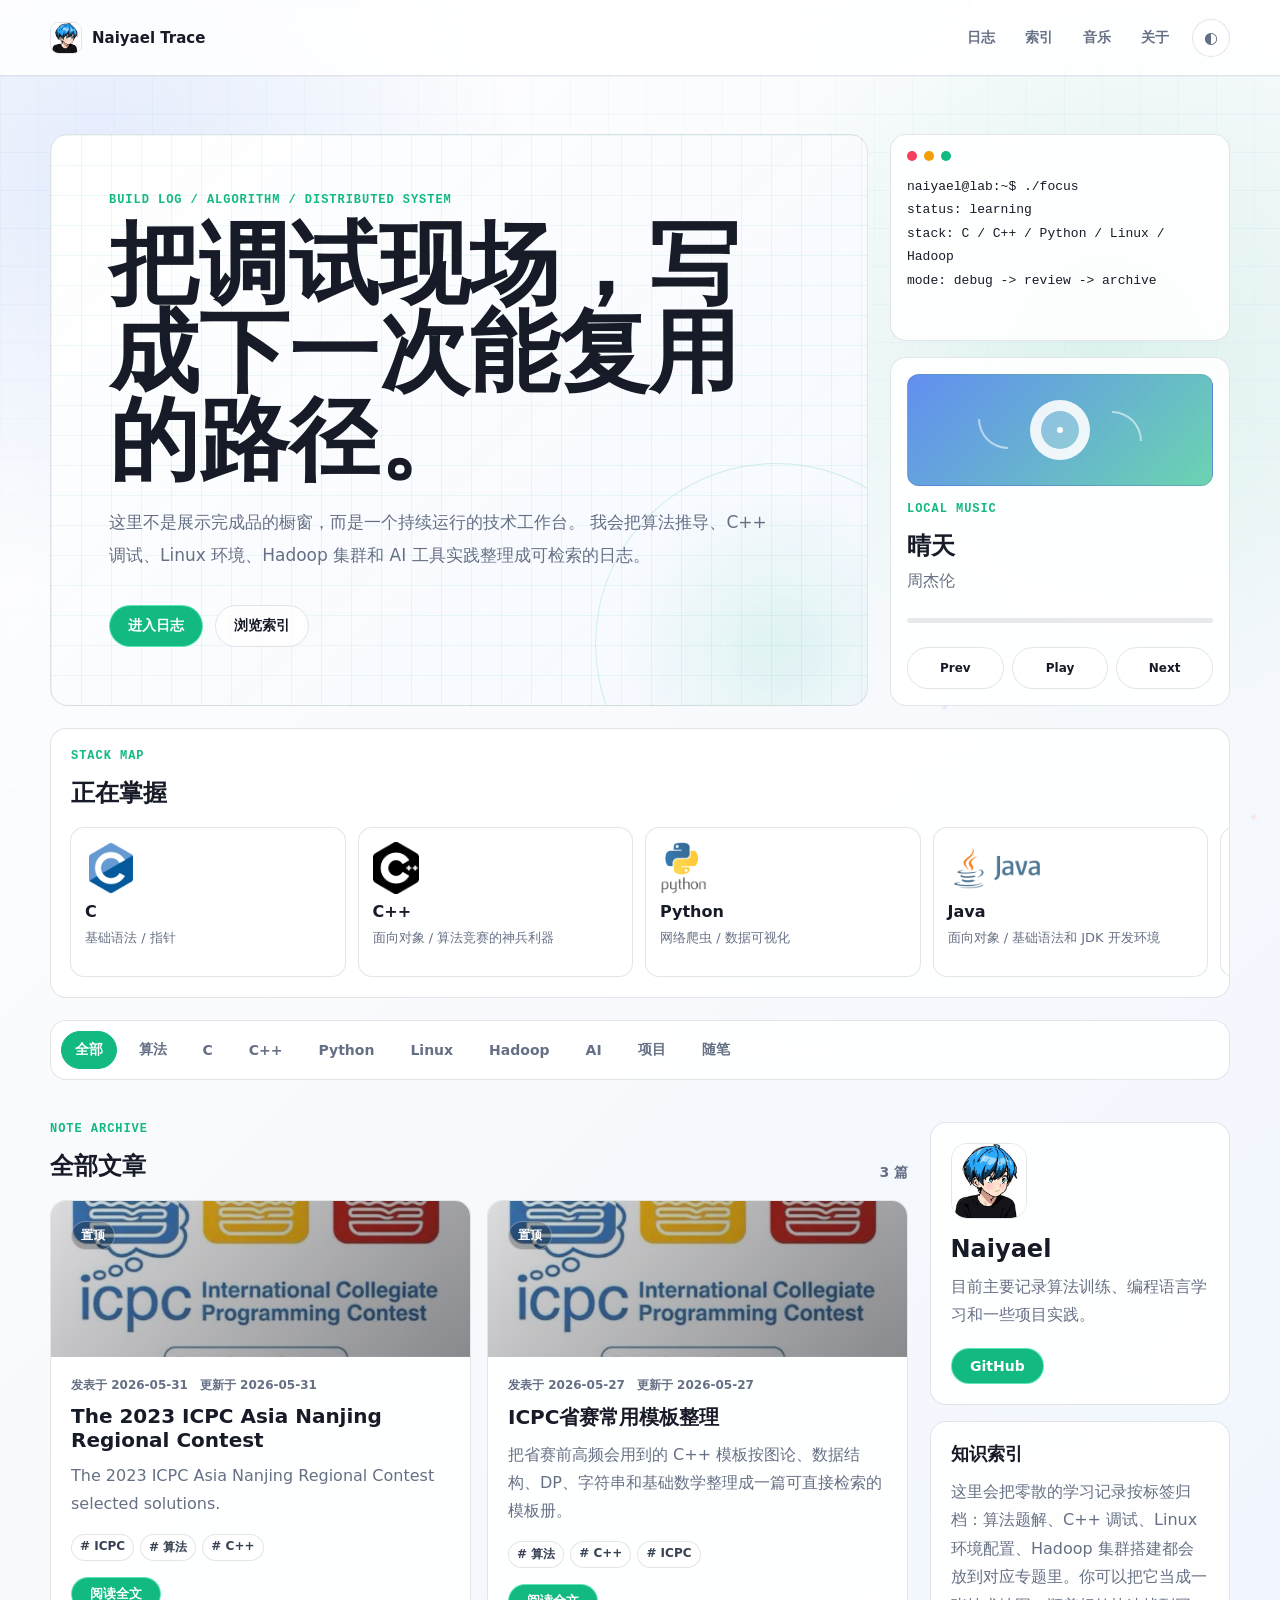
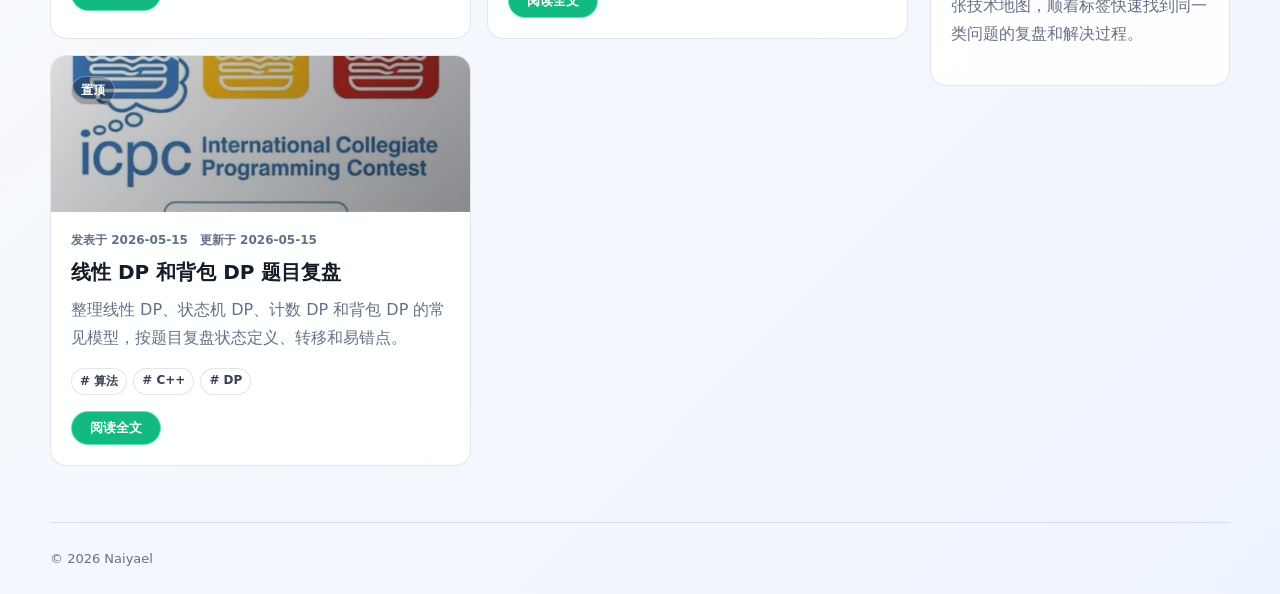
<file: index.html>
<!doctype html>
<html lang="zh-CN">
  <head>
    <meta charset="UTF-8" />
    <meta name="viewport" content="width=device-width, initial-scale=1.0" />
    <meta
      name="description"
      content="Naiyael 的个人技术博客，记录算法、编程语言、AI 学习和项目实践。"
    />
    <title>Naiyael Trace | 算法与工程日志</title>
    <link rel="icon" type="image/jpeg" href="assets/avatar.jpg" />
    <link rel="stylesheet" href="styles.css" />
  </head>
  <body>
    <canvas id="particle-canvas" aria-hidden="true"></canvas>

    <header class="site-header">
      <a class="brand" href="#" aria-label="回到首页">
        <img class="brand-avatar" src="assets/avatar.jpg" alt="Naiyael 头像" />
        <span>Naiyael Trace</span>
      </a>
      <nav class="site-nav" aria-label="主导航">
        <a href="#posts">日志</a>
        <a href="#topics">索引</a>
        <a href="#music">音乐</a>
        <a href="#about">关于</a>
        <button class="theme-switch" type="button" id="theme-toggle" aria-label="切换深浅色主题">
          ◐
        </button>
      </nav>
    </header>

    <main class="page-shell">
      <section class="hero-lab" aria-labelledby="hero-title">
        <div class="hero-copy">
          <p class="eyebrow">BUILD LOG / ALGORITHM / DISTRIBUTED SYSTEM</p>
          <h1 id="hero-title">把调试现场，写成下一次能复用的路径。</h1>
          <p>
            这里不是展示完成品的橱窗，而是一个持续运行的技术工作台。
            我会把算法推导、C++ 调试、Linux 环境、Hadoop 集群和 AI 工具实践整理成可检索的日志。
          </p>
          <div class="hero-actions">
            <a href="#posts">进入日志</a>
            <a href="#topics">浏览索引</a>
          </div>
        </div>

        <aside class="hero-widgets" aria-label="首页控制台">
          <section class="terminal-card" aria-label="系统状态">
            <div class="terminal-bar">
              <span></span><span></span><span></span>
            </div>
            <pre><code>naiyael@lab:~$ ./focus
status: learning
stack: C / C++ / Python / Linux / Hadoop
mode: debug -&gt; review -&gt; archive</code></pre>
          </section>

          <section class="music-card" id="music" aria-labelledby="music-title">
            <div class="music-cover">
              <span class="disc"></span>
              <span class="wave wave-a"></span>
              <span class="wave wave-b"></span>
            </div>
            <div class="music-info">
              <p class="eyebrow">Local Music</p>
              <h2 id="music-title">还没有添加音乐</h2>
              <p id="music-artist">把 mp3 放进 music 文件夹后就能播放。</p>
            </div>
            <div class="music-progress" aria-hidden="true">
              <span id="music-progress-bar"></span>
            </div>
            <div class="music-controls" aria-label="音乐控制">
              <button type="button" id="prev-track" aria-label="上一首">Prev</button>
              <button type="button" id="toggle-play" aria-label="播放或暂停">Play</button>
              <button type="button" id="next-track" aria-label="下一首">Next</button>
            </div>
            <audio id="audio-player" preload="metadata"></audio>
          </section>
        </aside>
      </section>

      <section class="skill-panel" aria-label="正在掌握的技术栈">
        <div class="section-heading">
          <div>
            <p class="eyebrow">STACK MAP</p>
            <h2>正在掌握</h2>
          </div>
        </div>
        <div class="skill-grid">
          <article>
            <img src="assets/icons/c.png" alt="" />
            <strong>C</strong>
            <span>基础语法 / 指针</span>
          </article>
          <article>
            <img src="assets/icons/cpp.png" alt="" />
            <strong>C++</strong>
            <span>面向对象 / 算法竞赛的神兵利器</span>
          </article>
          <article>
            <img src="assets/icons/python.png" alt="" />
            <strong>Python</strong>
            <span>网络爬虫 / 数据可视化</span>
          </article>
          <article>
            <img src="assets/icons/java.png" alt="" />
            <strong>Java</strong>
            <span>面向对象 / 基础语法和 JDK 开发环境</span>
          </article>
          <article>
            <img src="assets/icons/linux.png" alt="" />
            <strong>Linux</strong>
            <span>系统运维 / Shell 脚本实战</span>
          </article>
          <article>
            <img src="assets/icons/hadoop.png" alt="" />
            <strong>Hadoop</strong>
            <span>大数据生态 / 分布式集群搭建</span>
          </article>
          <article>
            <img src="assets/icons/mysql.png" alt="" />
            <strong>MySQL</strong>
            <span>基础增删改查 / 单表查询</span>
          </article>
        </div>
      </section>

      <section class="topic-strip" id="topics" aria-label="文章分类">
        <button class="topic-pill is-active" type="button" data-filter="all">全部</button>
        <button class="topic-pill" type="button" data-filter="算法">算法</button>
        <button class="topic-pill" type="button" data-filter="C">C</button>
        <button class="topic-pill" type="button" data-filter="C++">C++</button>
        <button class="topic-pill" type="button" data-filter="Python">Python</button>
        <button class="topic-pill" type="button" data-filter="Linux">Linux</button>
        <button class="topic-pill" type="button" data-filter="Hadoop">Hadoop</button>
        <button class="topic-pill" type="button" data-filter="AI">AI</button>
        <button class="topic-pill" type="button" data-filter="项目">项目</button>
        <button class="topic-pill" type="button" data-filter="随笔">随笔</button>
      </section>

      <div class="content-layout">
        <section class="post-section" id="posts" aria-labelledby="posts-title">
          <div class="section-title">
            <div>
              <p class="eyebrow">NOTE ARCHIVE</p>
              <h2 id="posts-title">全部文章</h2>
            </div>
            <span id="post-count">0 篇</span>
          </div>

          <div class="post-grid" id="post-grid"></div>
          <div class="empty-state" id="empty-state" hidden>
            <strong>这个分类还没有文章。</strong>
            <span>相关内容还在整理中，可以先看看其他分类，后续会继续更新。</span>
          </div>
        </section>

        <aside class="sidebar" id="about">
          <section class="profile-card">
            <img class="avatar" src="assets/avatar.jpg" alt="Naiyael 头像" />
            <h2>Naiyael</h2>
            <p>目前主要记录算法训练、编程语言学习和一些项目实践。</p>
            <a href="https://github.com/Naiyael" target="_blank" rel="noreferrer">GitHub</a>
          </section>

          <section class="side-card">
            <h2>知识索引</h2>
            <p>这里会把零散的学习记录按标签归档：算法题解、C++ 调试、Linux 环境配置、Hadoop 集群搭建都会放到对应专题里。你可以把它当成一张技术地图，顺着标签快速找到同一类问题的复盘和解决过程。</p>
          </section>
        </aside>
      </div>
    </main>

    <footer class="site-footer">
      <span>© 2026 Naiyael</span>
    </footer>

    <script src="script.js"></script>
  </body>
</html>
</file>
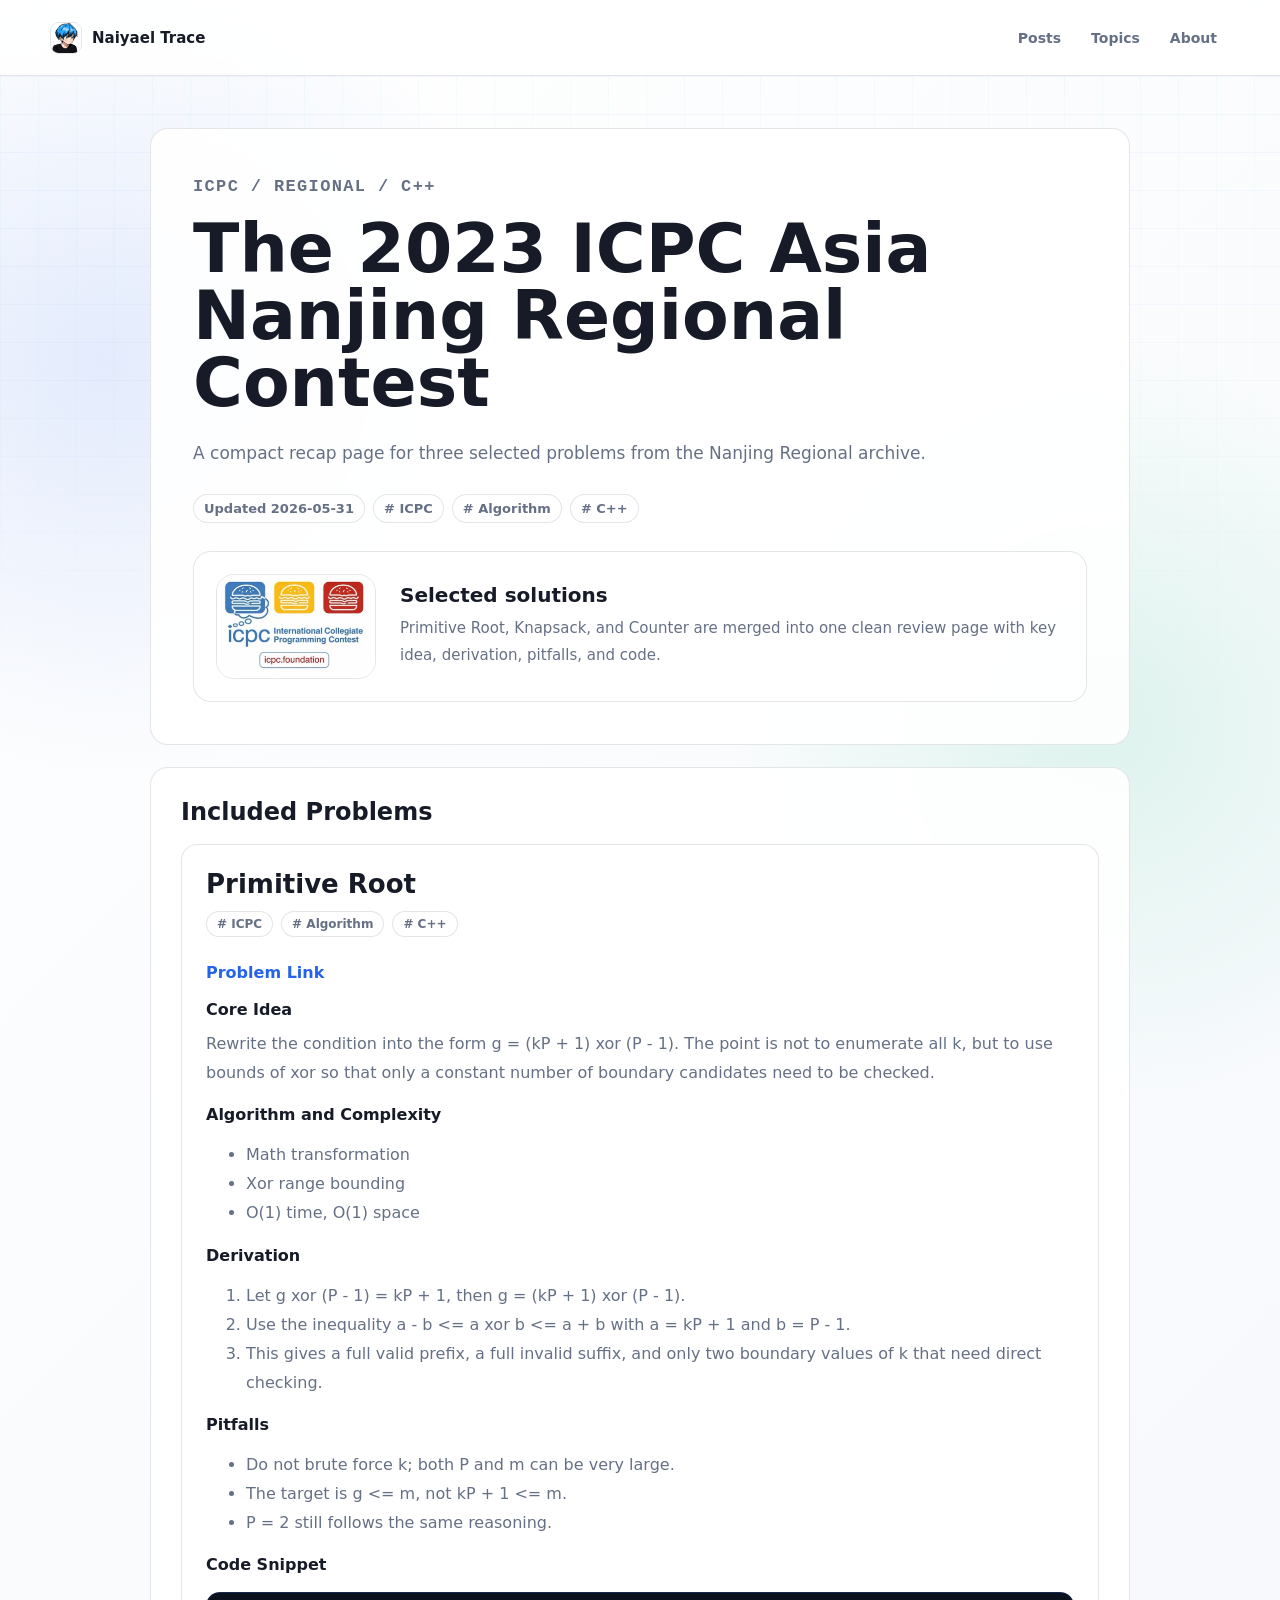
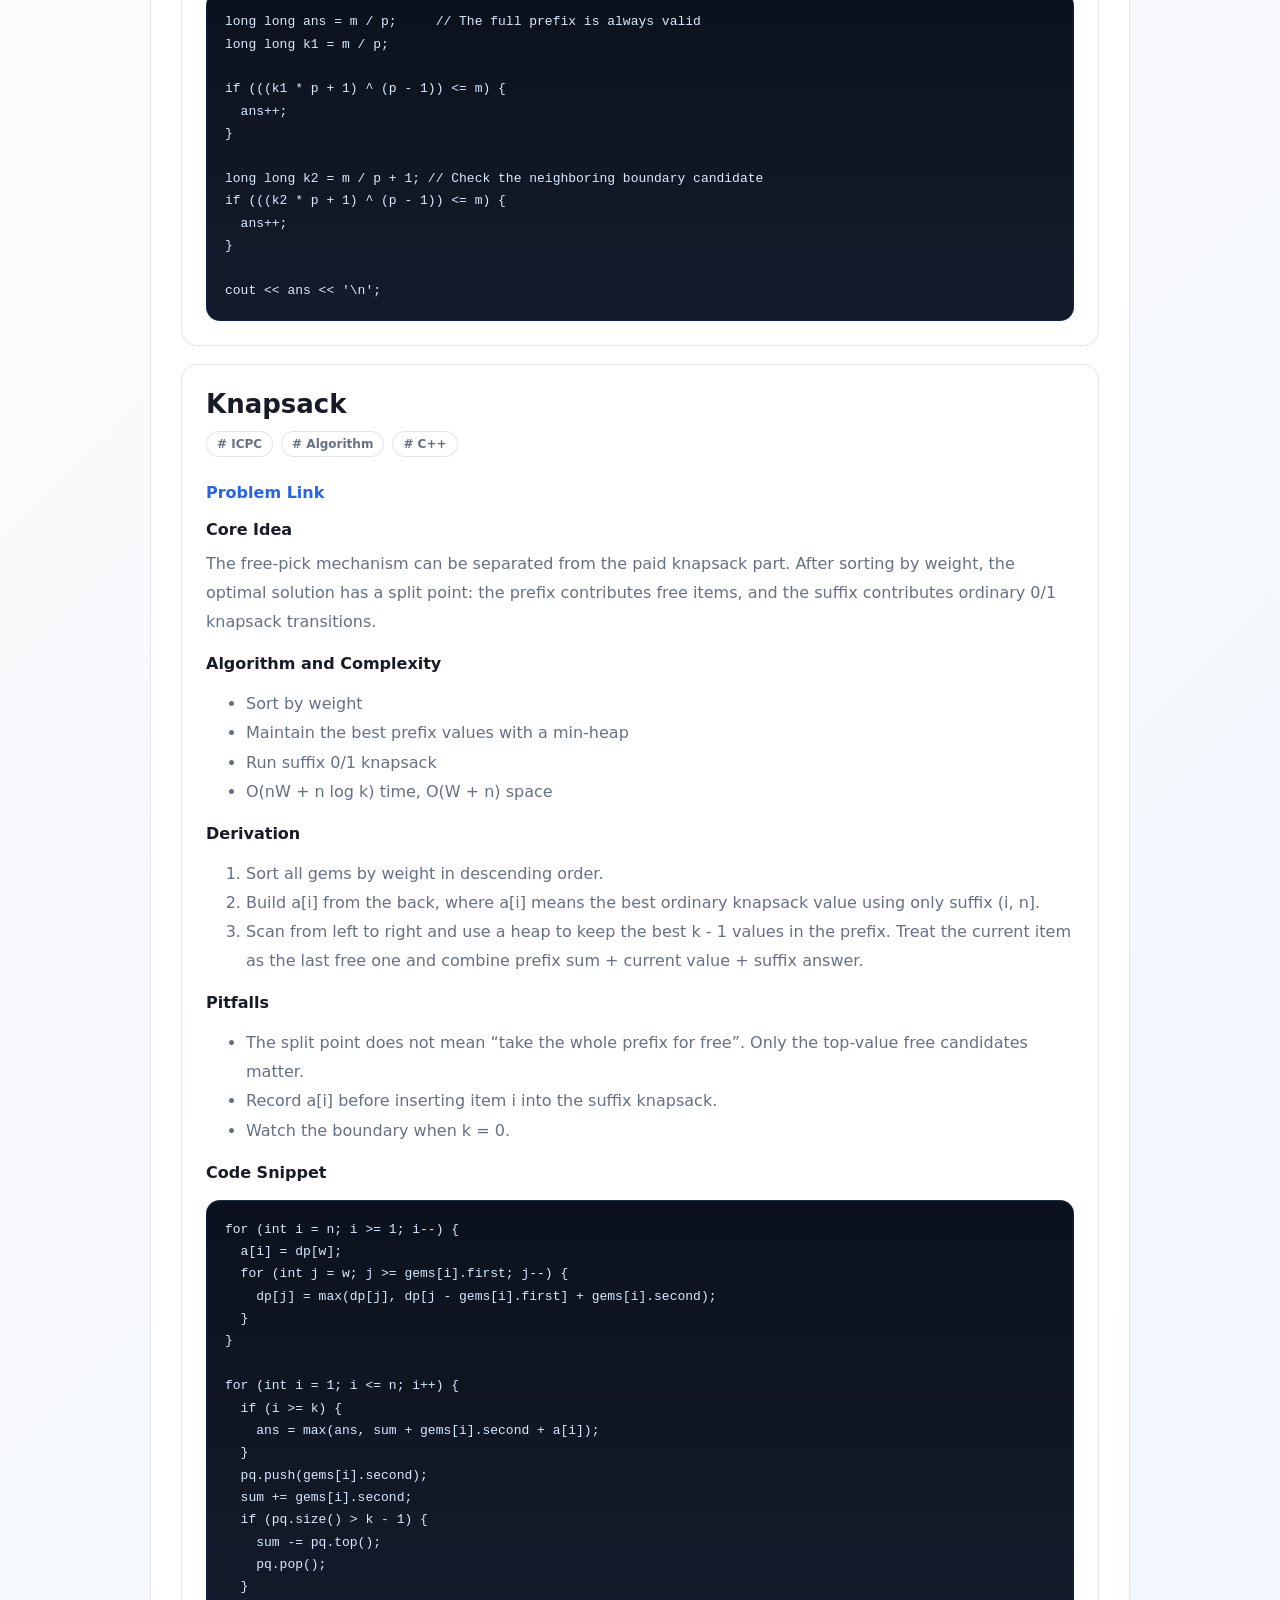
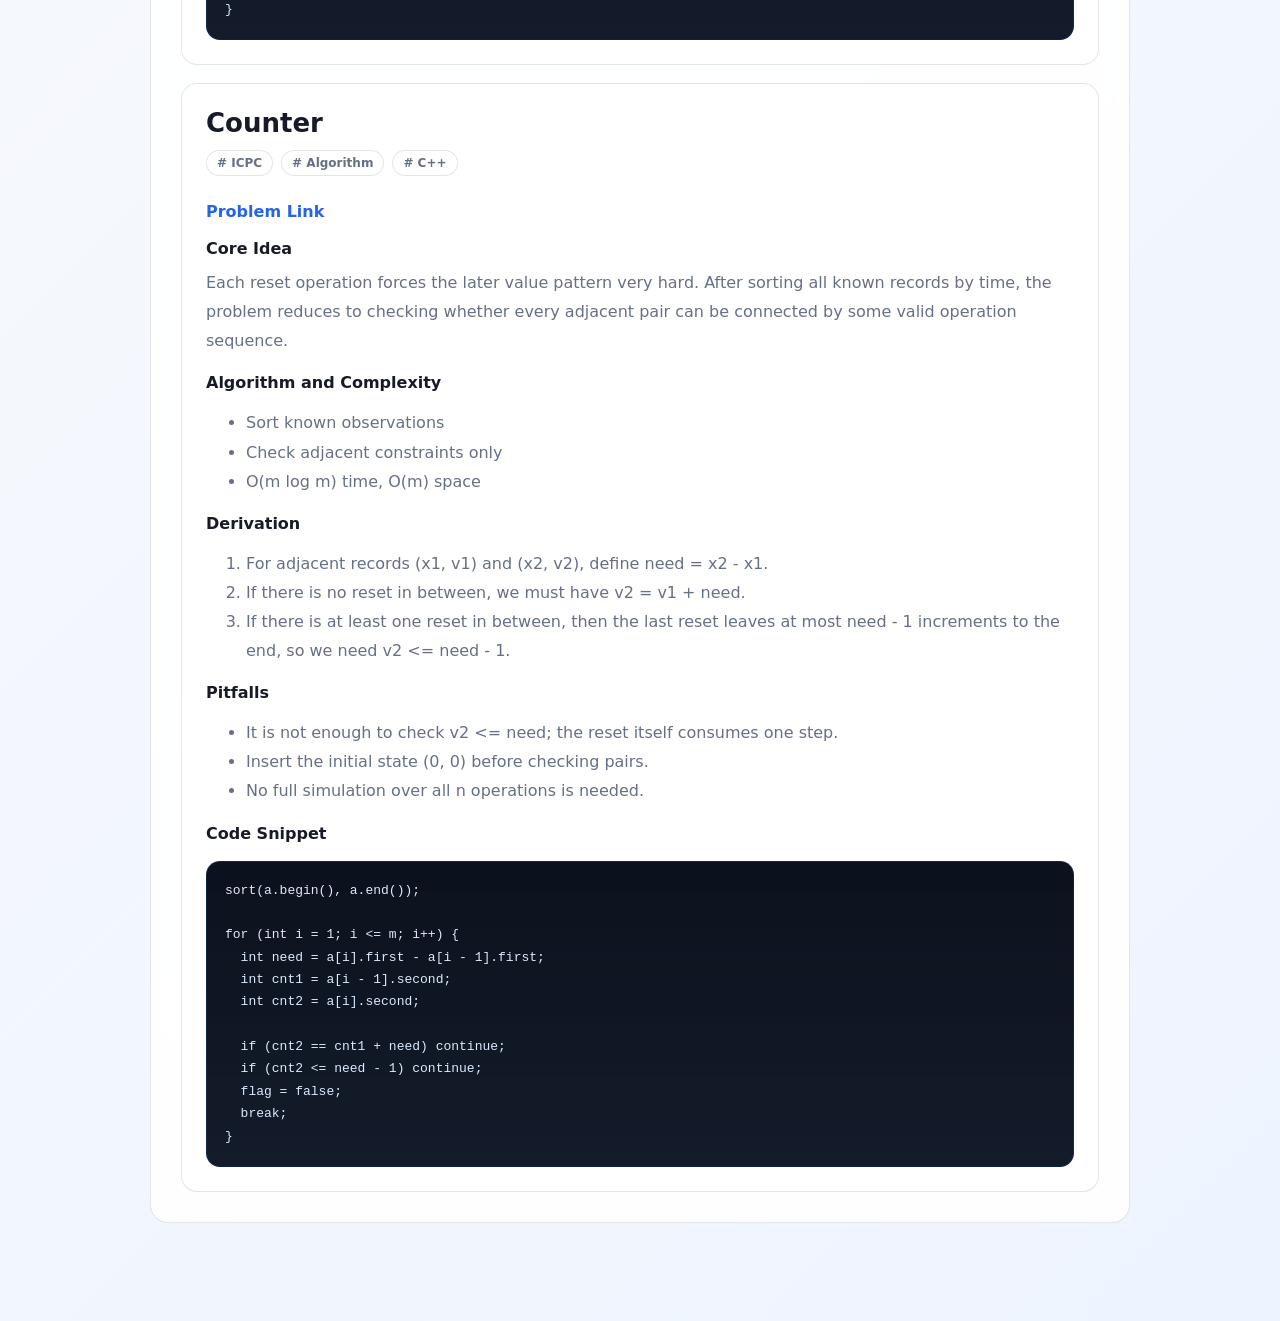
<file: posts/2023-icpc-asia-nanjing-regional-contest.html>
<!doctype html>
<html lang="zh-CN">
  <head>
    <meta charset="UTF-8" />
    <meta name="viewport" content="width=device-width, initial-scale=1.0" />
    <meta
      name="description"
      content="Selected solutions for The 2023 ICPC Asia Nanjing Regional Contest, including Primitive Root, Knapsack, and Counter."
    />
    <title>The 2023 ICPC Asia Nanjing Regional Contest | Naiyael Trace</title>
    <link rel="icon" type="image/jpeg" href="../assets/icpc-burger.jpg" />
    <link rel="stylesheet" href="../styles.css" />
  </head>
  <body>
    <header class="site-header">
      <a class="brand" href="../index.html" aria-label="Back to home">
        <img class="brand-avatar" src="../assets/avatar.jpg" alt="Naiyael avatar" />
        <span>Naiyael Trace</span>
      </a>
      <nav class="site-nav" aria-label="Article navigation">
        <a href="../index.html#posts">Posts</a>
        <a href="../index.html#topics">Topics</a>
        <a href="../index.html#about">About</a>
      </nav>
    </header>

    <main class="article-shell">
      <article class="article-page">
        <header class="article-hero">
          <p class="eyebrow">ICPC / REGIONAL / C++</p>
          <h1>The 2023 ICPC Asia Nanjing Regional Contest</h1>
          <p>A compact recap page for three selected problems from the Nanjing Regional archive.</p>
          <div class="article-meta">
            <span>Updated 2026-05-31</span>
            <span># ICPC</span>
            <span># Algorithm</span>
            <span># C++</span>
          </div>
          <div class="article-banner">
            <img src="../assets/icpc-burger.jpg" alt="ICPC contest icon" />
            <div>
              <strong>Selected solutions</strong>
              <p>Primitive Root, Knapsack, and Counter are merged into one clean review page with key idea, derivation, pitfalls, and code.</p>
            </div>
          </div>
        </header>

        <section class="article-section">
          <h2>Included Problems</h2>
          <div class="contest-stack">
            <article class="contest-card">
              <h3>Primitive Root</h3>
              <div class="contest-meta">
                <span># ICPC</span>
                <span># Algorithm</span>
                <span># C++</span>
              </div>
              <a class="contest-link" href="https://codeforces.com/gym/104821/problem/C" target="_blank" rel="noreferrer">Problem Link</a>
              <h4>Core Idea</h4>
              <p>Rewrite the condition into the form <code>g = (kP + 1) xor (P - 1)</code>. The point is not to enumerate all <code>k</code>, but to use bounds of xor so that only a constant number of boundary candidates need to be checked.</p>
              <h4>Algorithm and Complexity</h4>
              <ul>
                <li>Math transformation</li>
                <li>Xor range bounding</li>
                <li>O(1) time, O(1) space</li>
              </ul>
              <h4>Derivation</h4>
              <ol>
                <li>Let <code>g xor (P - 1) = kP + 1</code>, then <code>g = (kP + 1) xor (P - 1)</code>.</li>
                <li>Use the inequality <code>a - b &lt;= a xor b &lt;= a + b</code> with <code>a = kP + 1</code> and <code>b = P - 1</code>.</li>
                <li>This gives a full valid prefix, a full invalid suffix, and only two boundary values of <code>k</code> that need direct checking.</li>
              </ol>
              <h4>Pitfalls</h4>
              <ul>
                <li>Do not brute force <code>k</code>; both <code>P</code> and <code>m</code> can be very large.</li>
                <li>The target is <code>g &lt;= m</code>, not <code>kP + 1 &lt;= m</code>.</li>
                <li><code>P = 2</code> still follows the same reasoning.</li>
              </ul>
              <h4>Code Snippet</h4>
              <pre><code>long long ans = m / p;     // The full prefix is always valid
long long k1 = m / p;

if (((k1 * p + 1) ^ (p - 1)) &lt;= m) {
  ans++;
}

long long k2 = m / p + 1; // Check the neighboring boundary candidate
if (((k2 * p + 1) ^ (p - 1)) &lt;= m) {
  ans++;
}

cout &lt;&lt; ans &lt;&lt; '\n';</code></pre>
            </article>

            <article class="contest-card">
              <h3>Knapsack</h3>
              <div class="contest-meta">
                <span># ICPC</span>
                <span># Algorithm</span>
                <span># C++</span>
              </div>
              <a class="contest-link" href="https://codeforces.com/gym/104821/problem/G" target="_blank" rel="noreferrer">Problem Link</a>
              <h4>Core Idea</h4>
              <p>The free-pick mechanism can be separated from the paid knapsack part. After sorting by weight, the optimal solution has a split point: the prefix contributes free items, and the suffix contributes ordinary 0/1 knapsack transitions.</p>
              <h4>Algorithm and Complexity</h4>
              <ul>
                <li>Sort by weight</li>
                <li>Maintain the best prefix values with a min-heap</li>
                <li>Run suffix 0/1 knapsack</li>
                <li>O(nW + n log k) time, O(W + n) space</li>
              </ul>
              <h4>Derivation</h4>
              <ol>
                <li>Sort all gems by weight in descending order.</li>
                <li>Build <code>a[i]</code> from the back, where <code>a[i]</code> means the best ordinary knapsack value using only suffix <code>(i, n]</code>.</li>
                <li>Scan from left to right and use a heap to keep the best <code>k - 1</code> values in the prefix. Treat the current item as the last free one and combine prefix sum + current value + suffix answer.</li>
              </ol>
              <h4>Pitfalls</h4>
              <ul>
                <li>The split point does not mean “take the whole prefix for free”. Only the top-value free candidates matter.</li>
                <li>Record <code>a[i]</code> before inserting item <code>i</code> into the suffix knapsack.</li>
                <li>Watch the boundary when <code>k = 0</code>.</li>
              </ul>
              <h4>Code Snippet</h4>
              <pre><code>for (int i = n; i &gt;= 1; i--) {
  a[i] = dp[w];
  for (int j = w; j &gt;= gems[i].first; j--) {
    dp[j] = max(dp[j], dp[j - gems[i].first] + gems[i].second);
  }
}

for (int i = 1; i &lt;= n; i++) {
  if (i &gt;= k) {
    ans = max(ans, sum + gems[i].second + a[i]);
  }
  pq.push(gems[i].second);
  sum += gems[i].second;
  if (pq.size() &gt; k - 1) {
    sum -= pq.top();
    pq.pop();
  }
}</code></pre>
            </article>

            <article class="contest-card">
              <h3>Counter</h3>
              <div class="contest-meta">
                <span># ICPC</span>
                <span># Algorithm</span>
                <span># C++</span>
              </div>
              <a class="contest-link" href="https://codeforces.com/gym/104821/problem/I" target="_blank" rel="noreferrer">Problem Link</a>
              <h4>Core Idea</h4>
              <p>Each reset operation forces the later value pattern very hard. After sorting all known records by time, the problem reduces to checking whether every adjacent pair can be connected by some valid operation sequence.</p>
              <h4>Algorithm and Complexity</h4>
              <ul>
                <li>Sort known observations</li>
                <li>Check adjacent constraints only</li>
                <li>O(m log m) time, O(m) space</li>
              </ul>
              <h4>Derivation</h4>
              <ol>
                <li>For adjacent records <code>(x1, v1)</code> and <code>(x2, v2)</code>, define <code>need = x2 - x1</code>.</li>
                <li>If there is no reset in between, we must have <code>v2 = v1 + need</code>.</li>
                <li>If there is at least one reset in between, then the last reset leaves at most <code>need - 1</code> increments to the end, so we need <code>v2 &lt;= need - 1</code>.</li>
              </ol>
              <h4>Pitfalls</h4>
              <ul>
                <li>It is not enough to check <code>v2 &lt;= need</code>; the reset itself consumes one step.</li>
                <li>Insert the initial state <code>(0, 0)</code> before checking pairs.</li>
                <li>No full simulation over all <code>n</code> operations is needed.</li>
              </ul>
              <h4>Code Snippet</h4>
              <pre><code>sort(a.begin(), a.end());

for (int i = 1; i &lt;= m; i++) {
  int need = a[i].first - a[i - 1].first;
  int cnt1 = a[i - 1].second;
  int cnt2 = a[i].second;

  if (cnt2 == cnt1 + need) continue;
  if (cnt2 &lt;= need - 1) continue;
  flag = false;
  break;
}</code></pre>
            </article>
          </div>
        </section>
      </article>
    </main>
  </body>
</html>
</file>
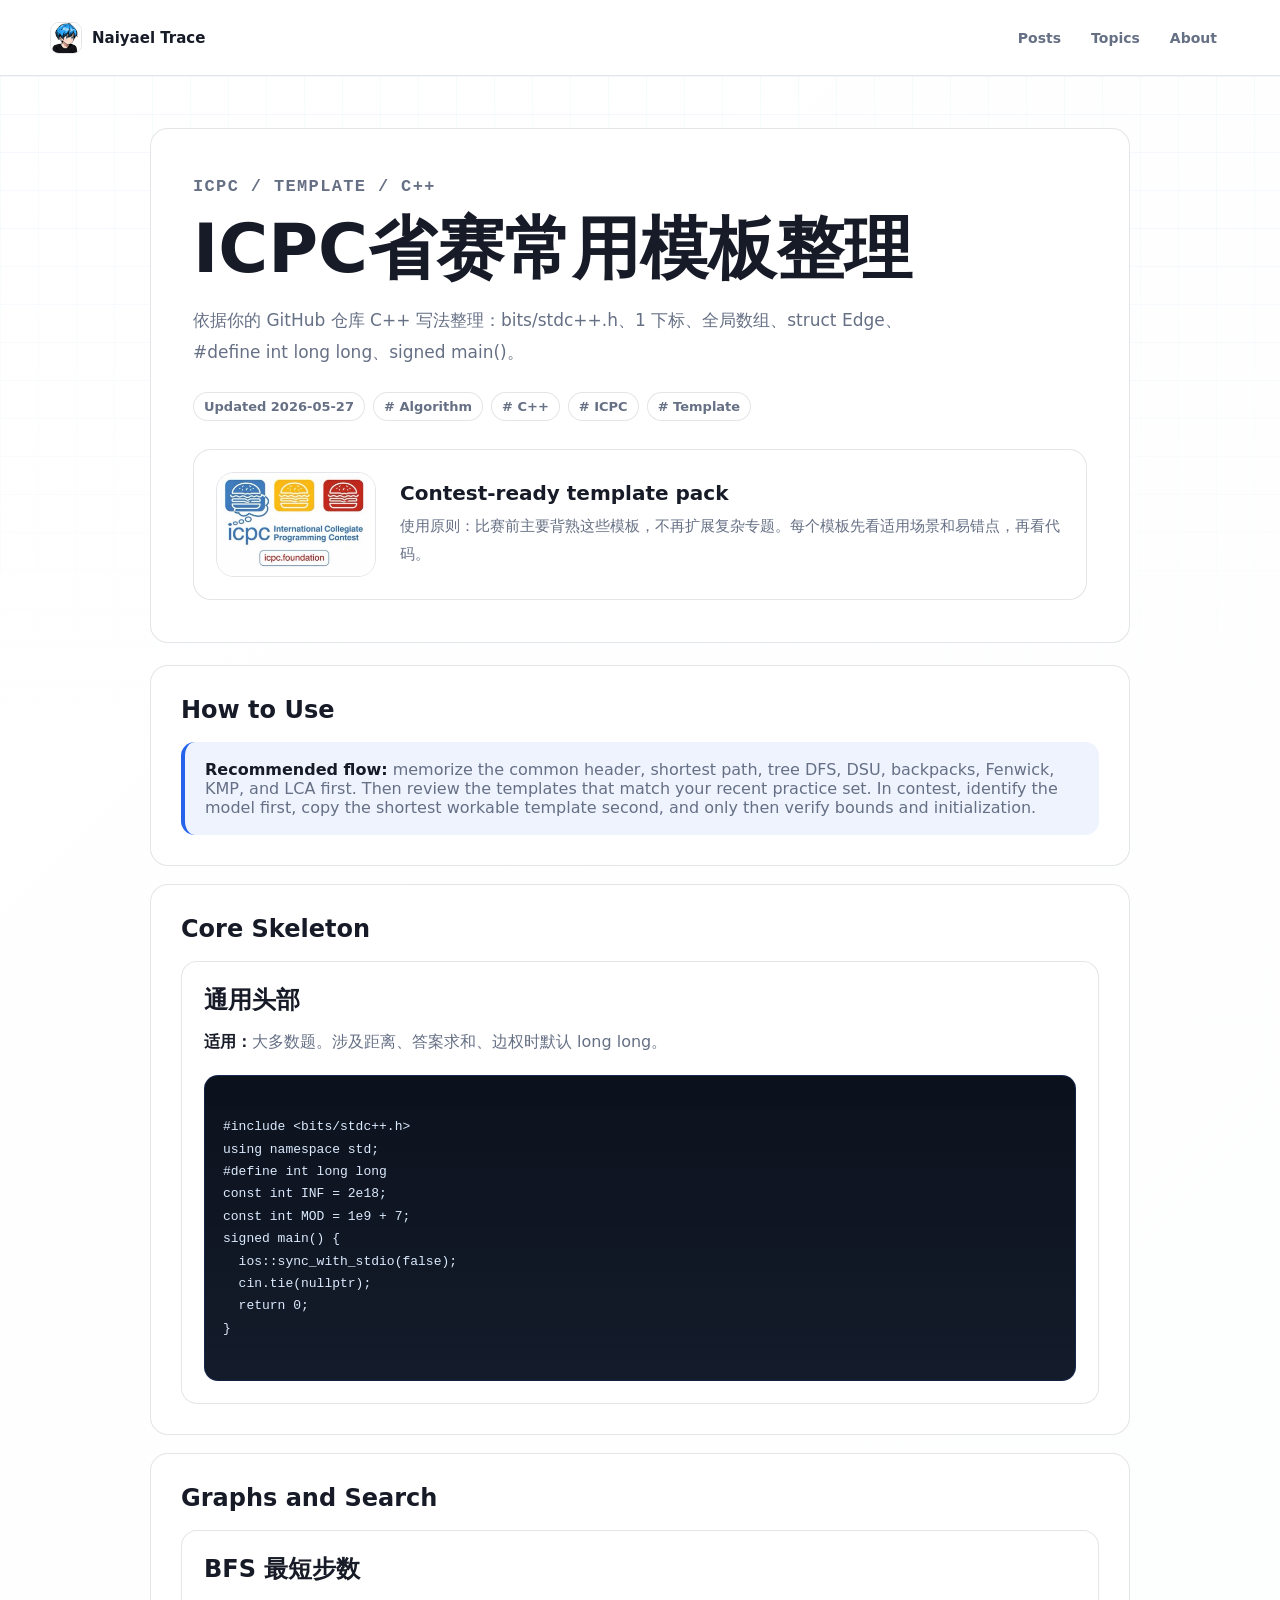
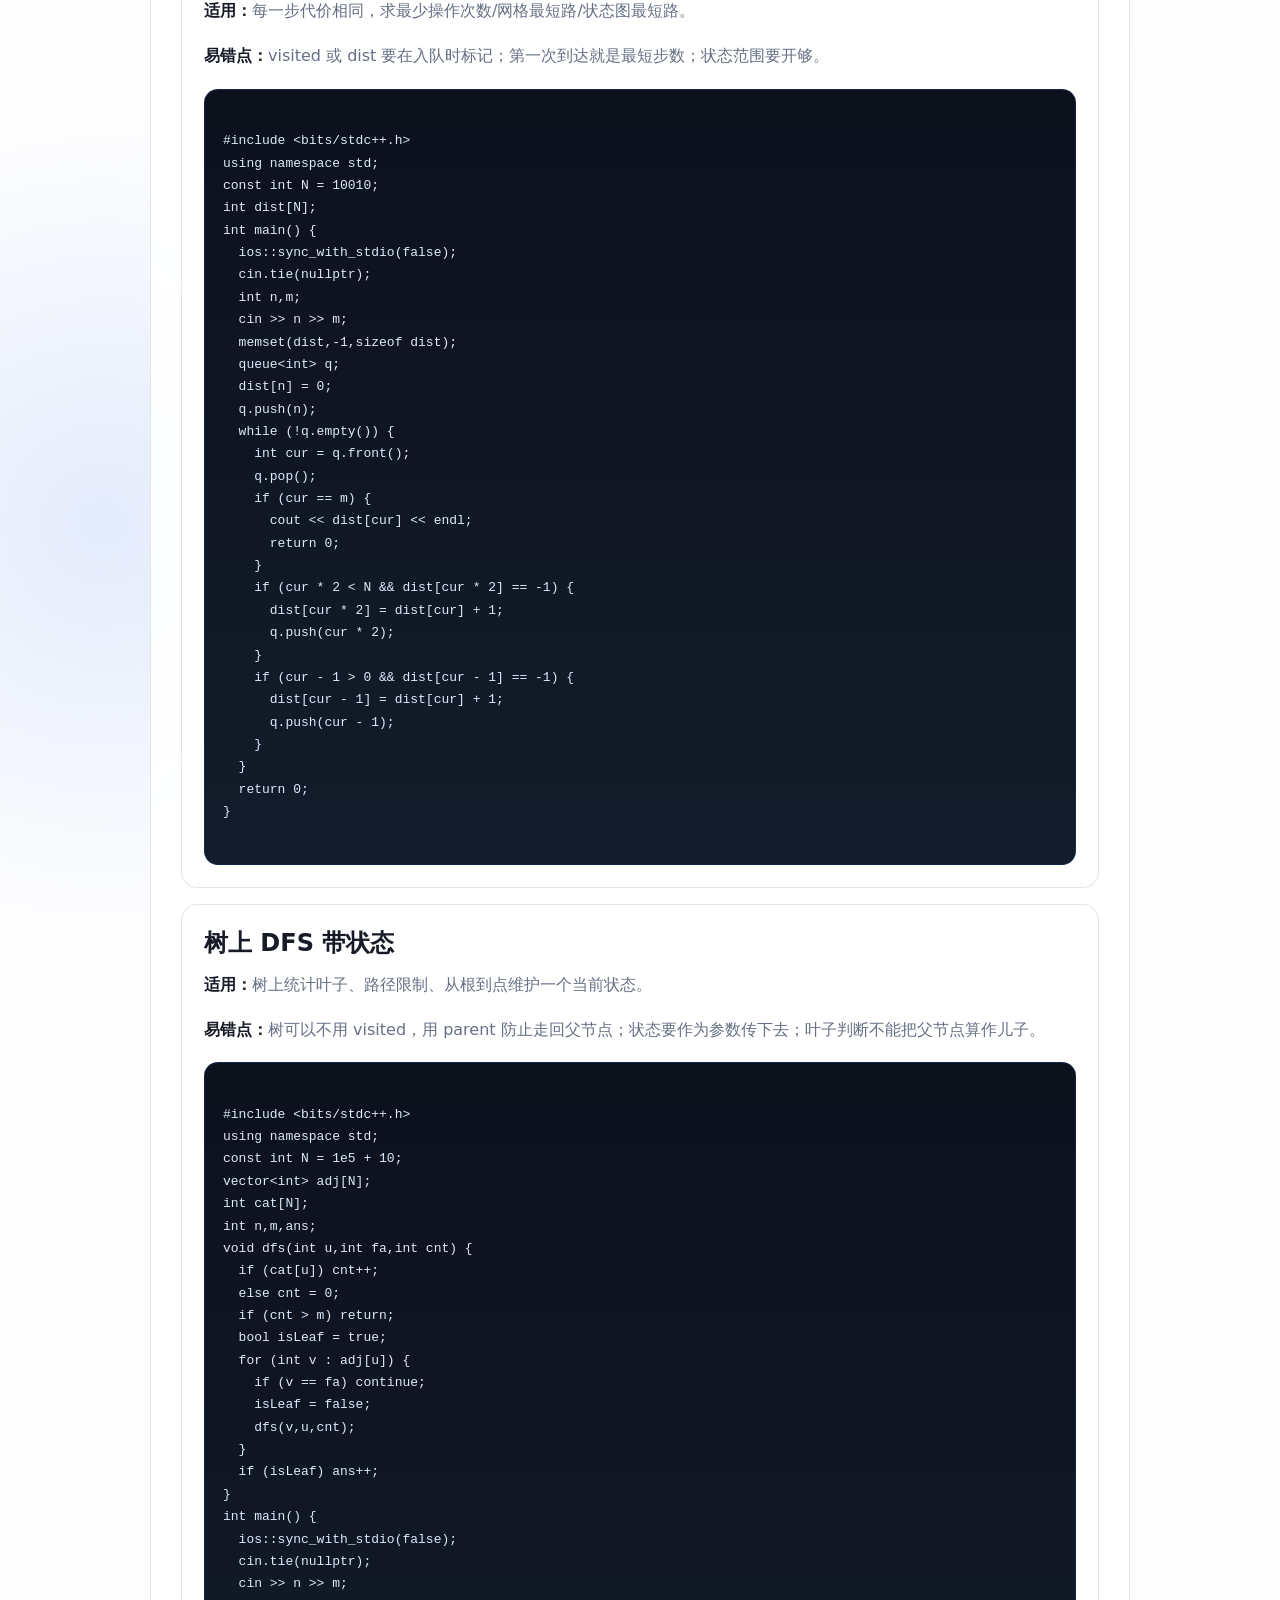
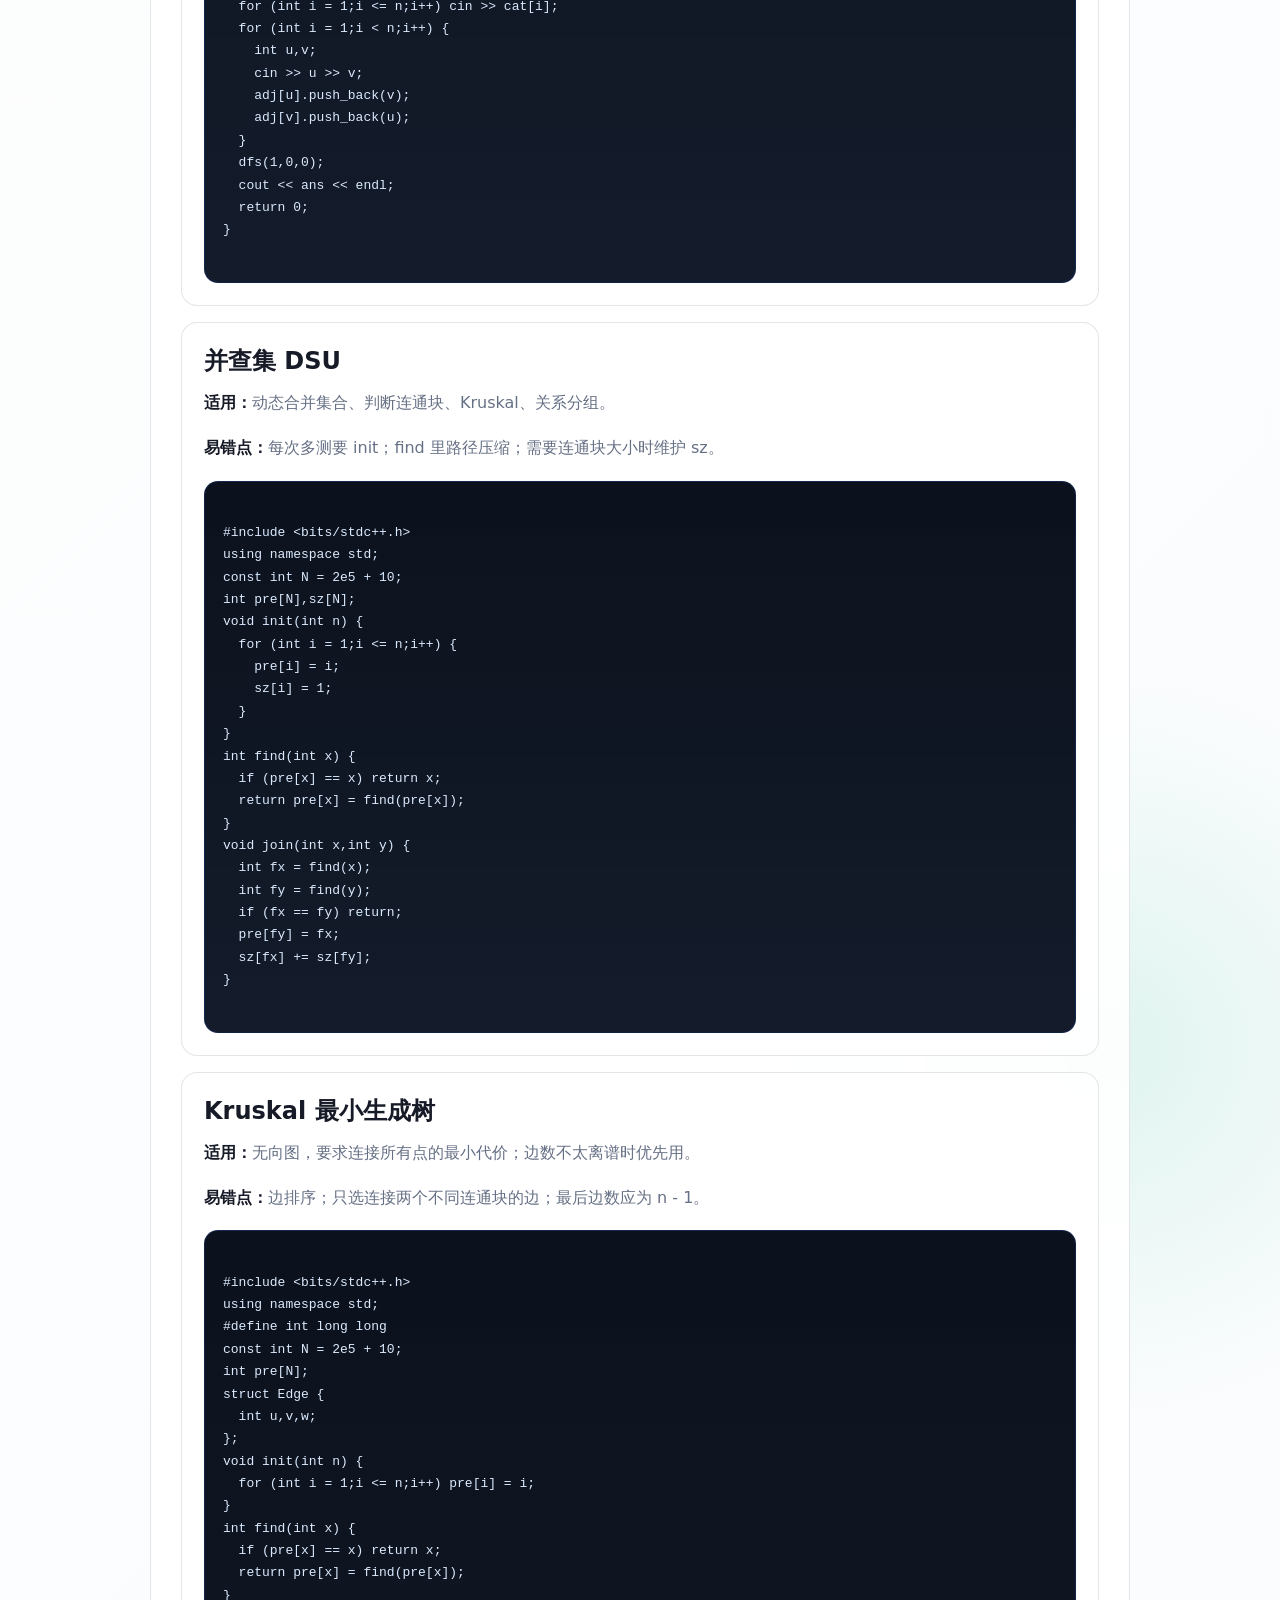
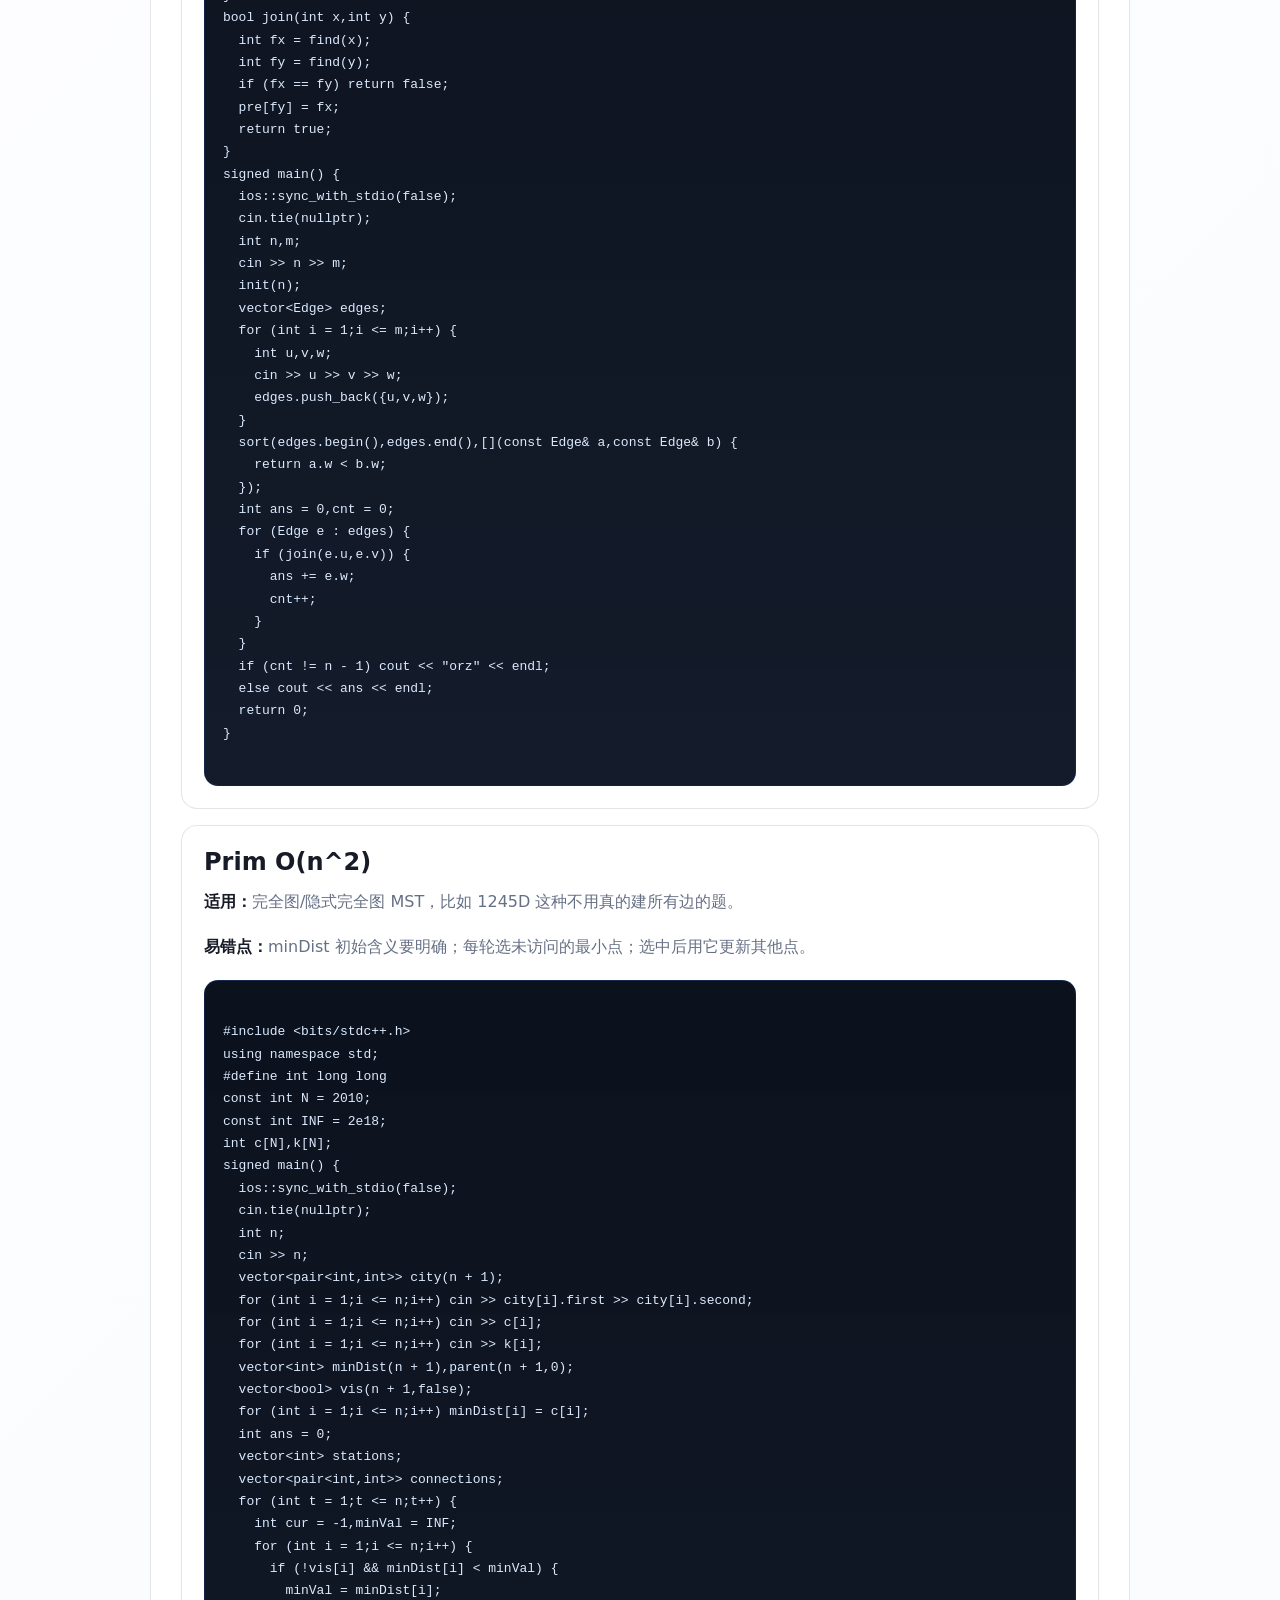
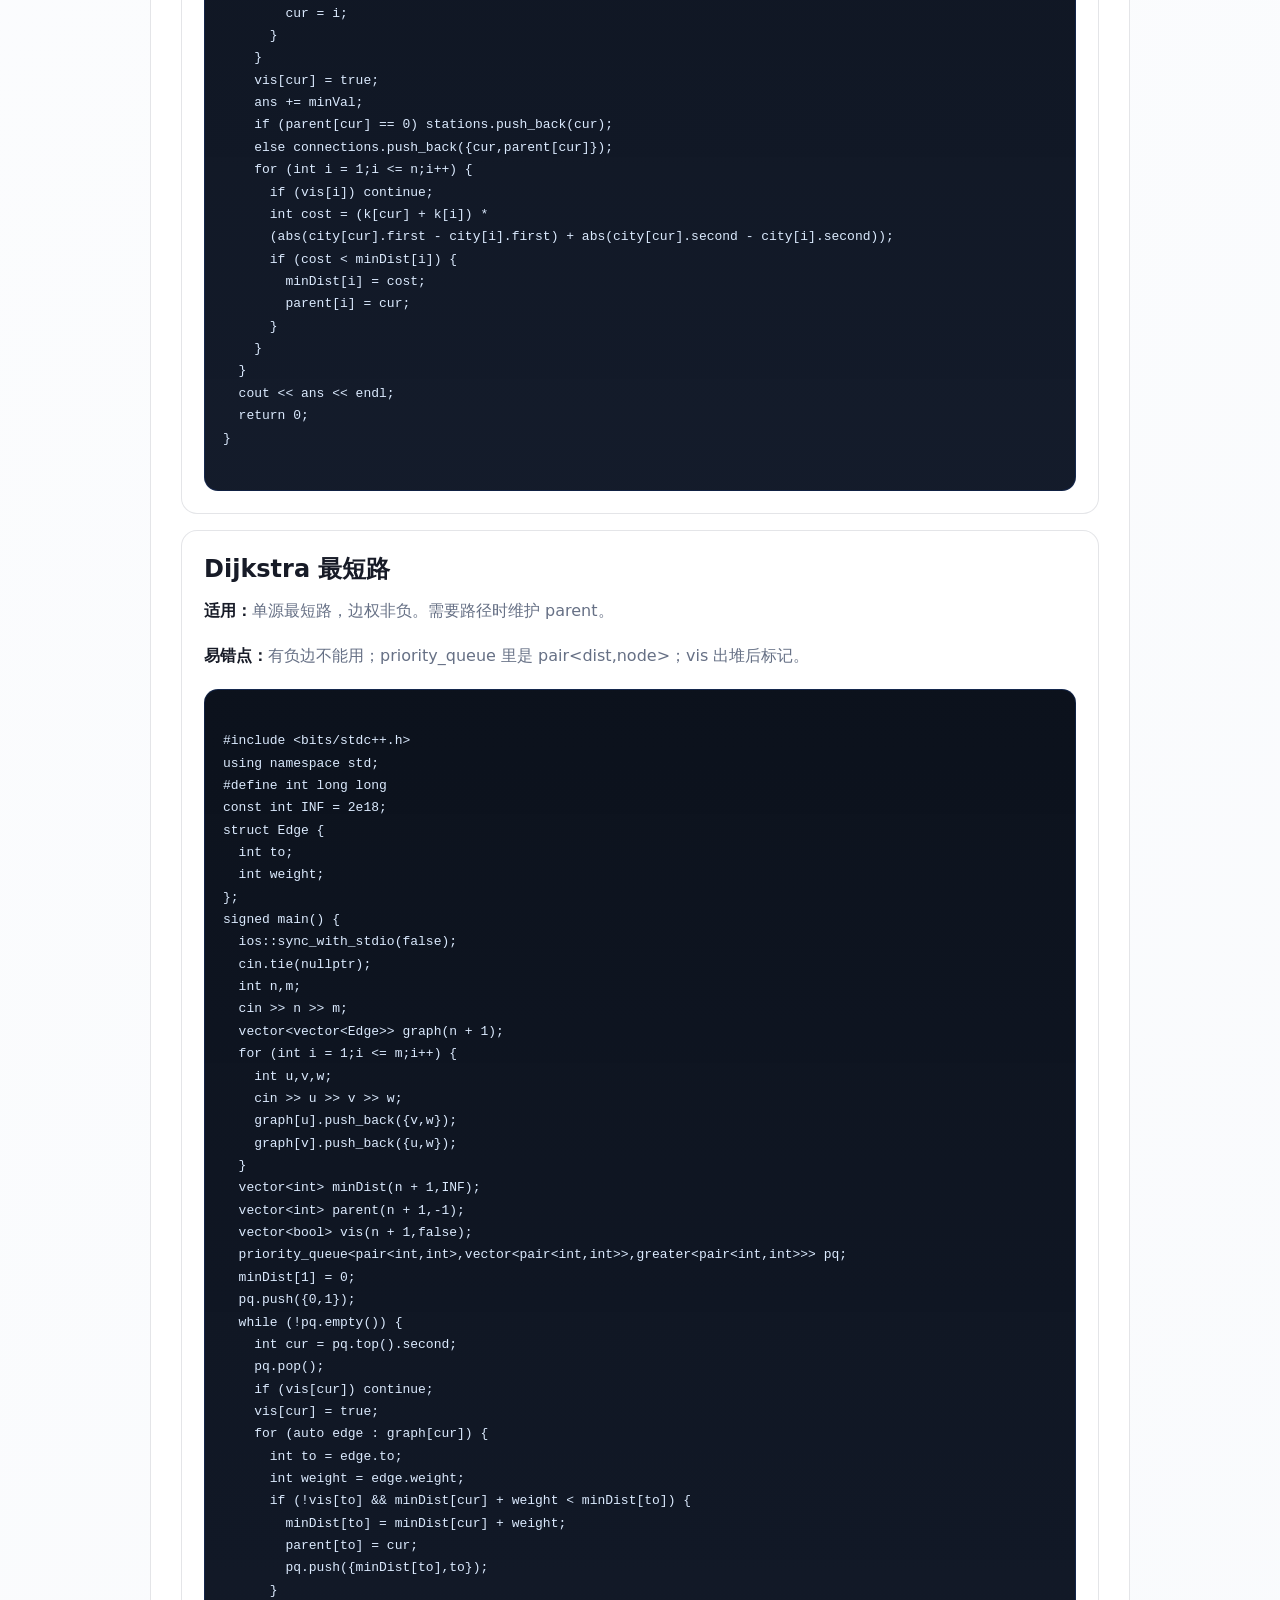
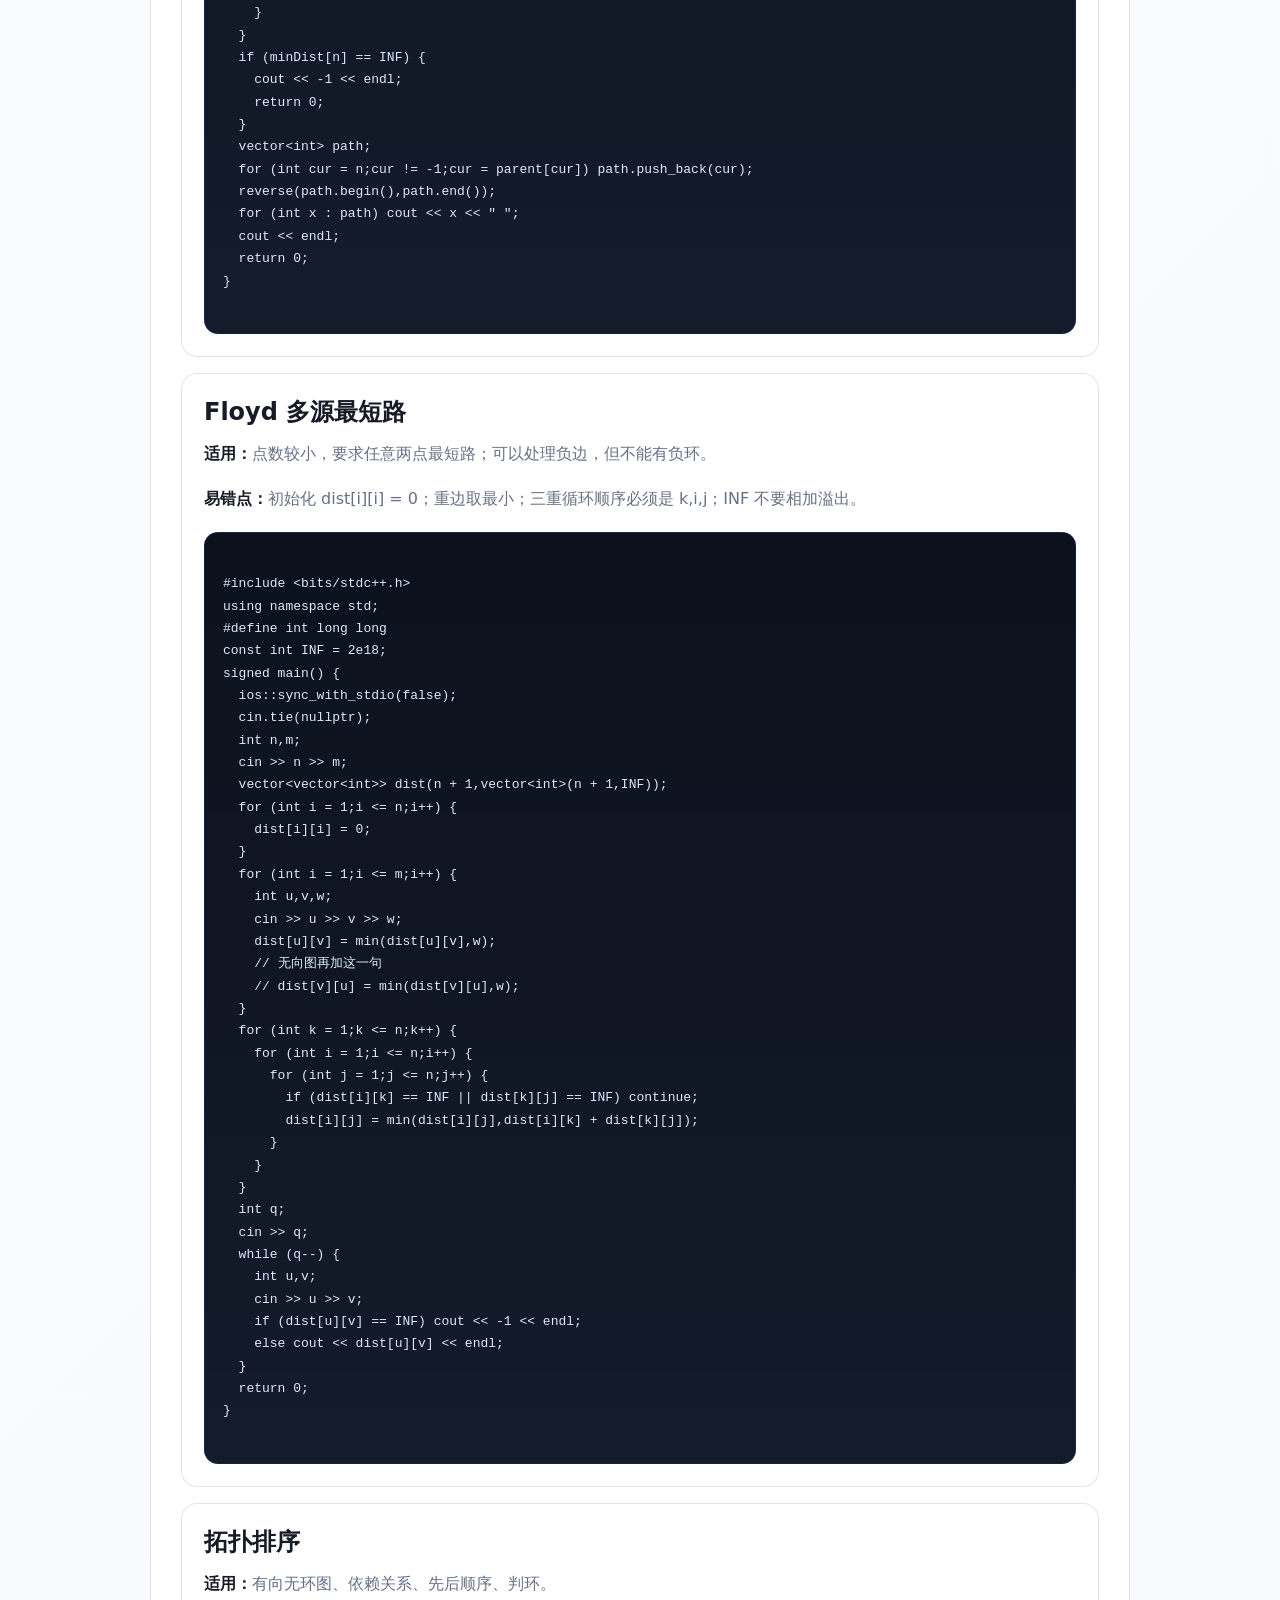
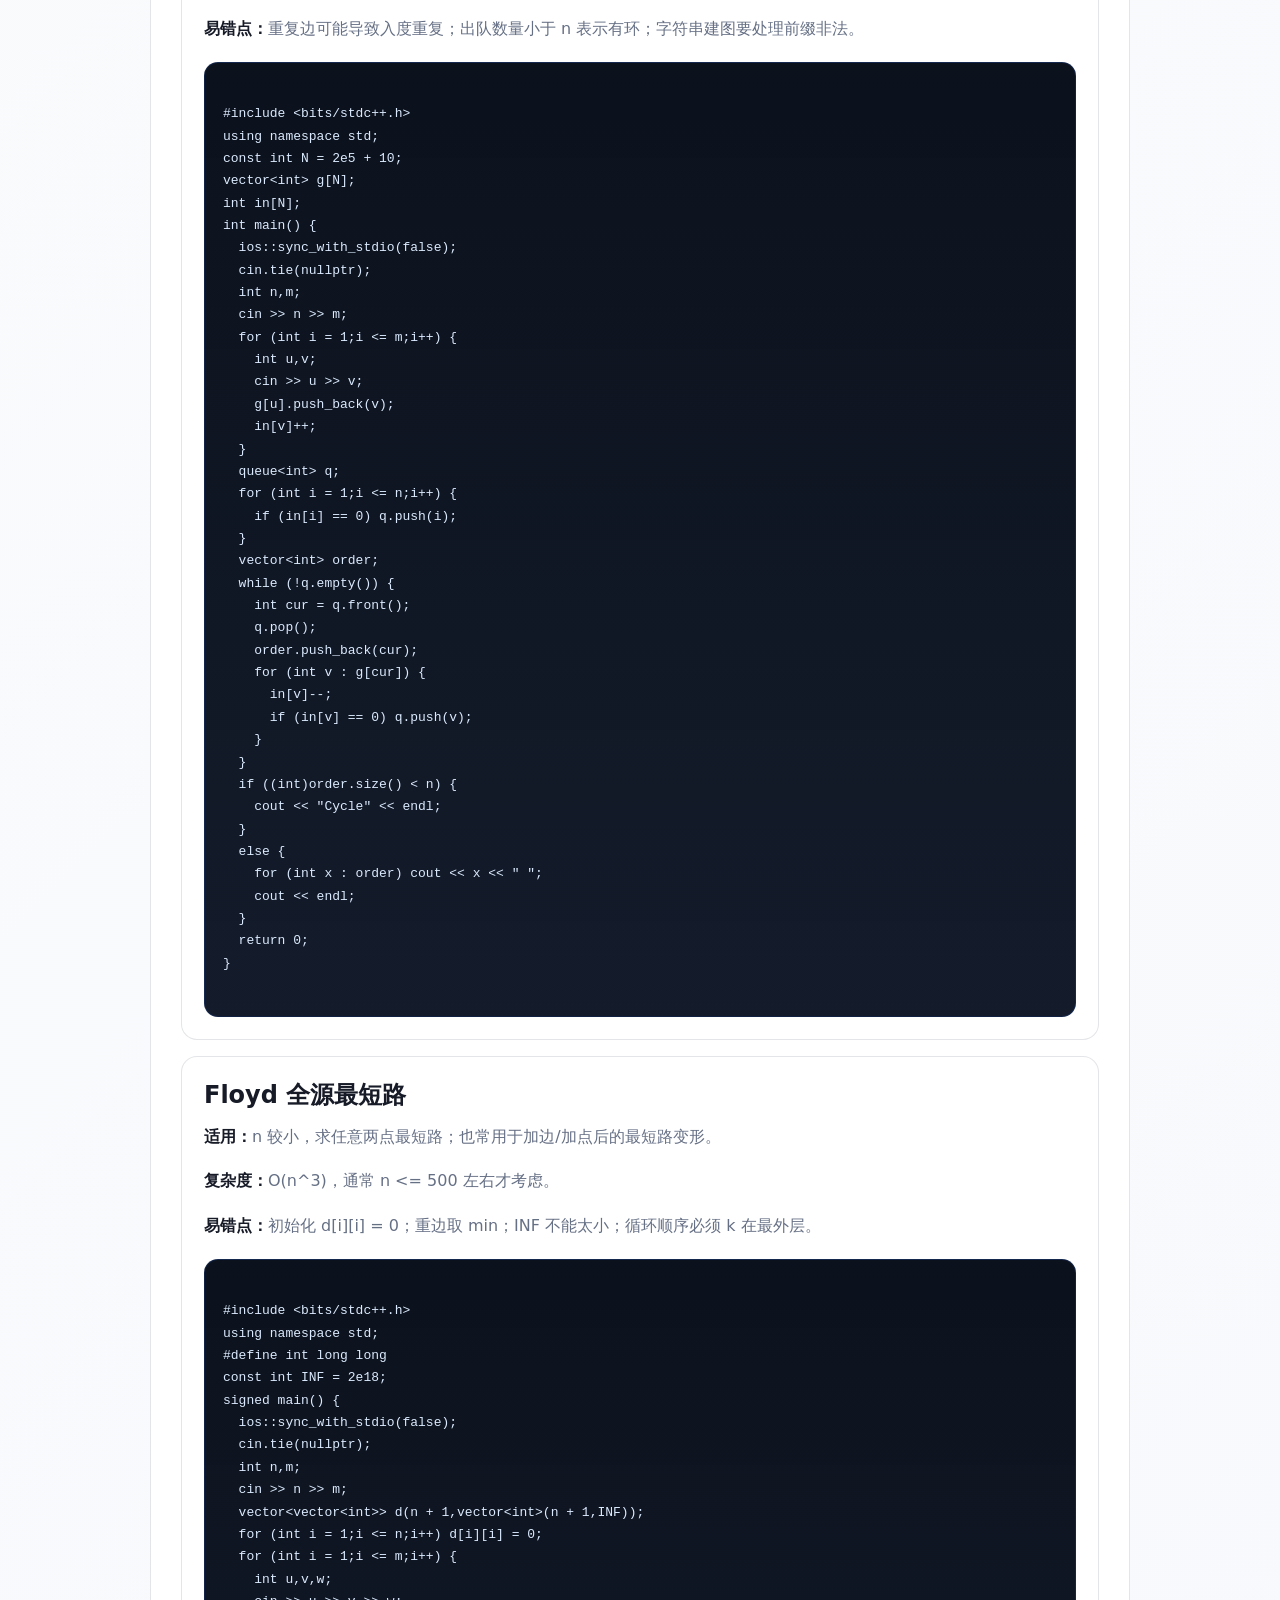
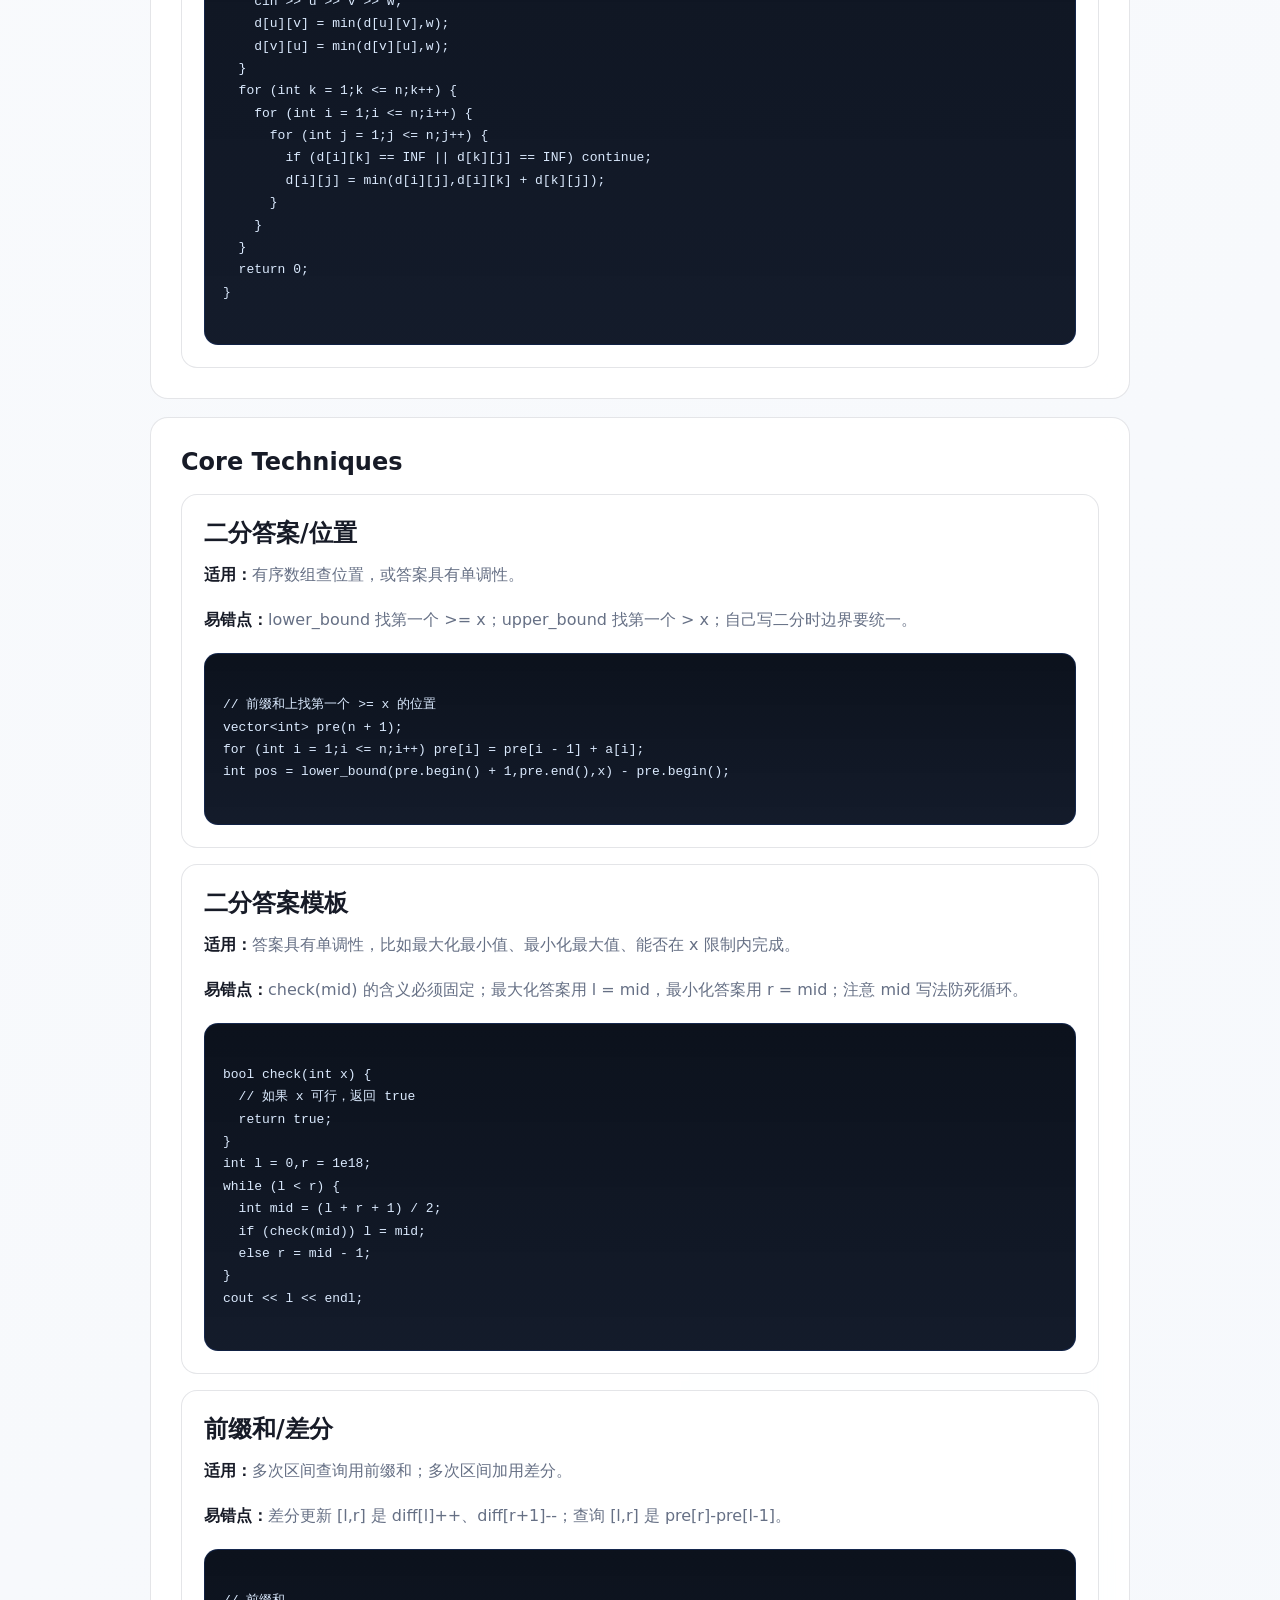
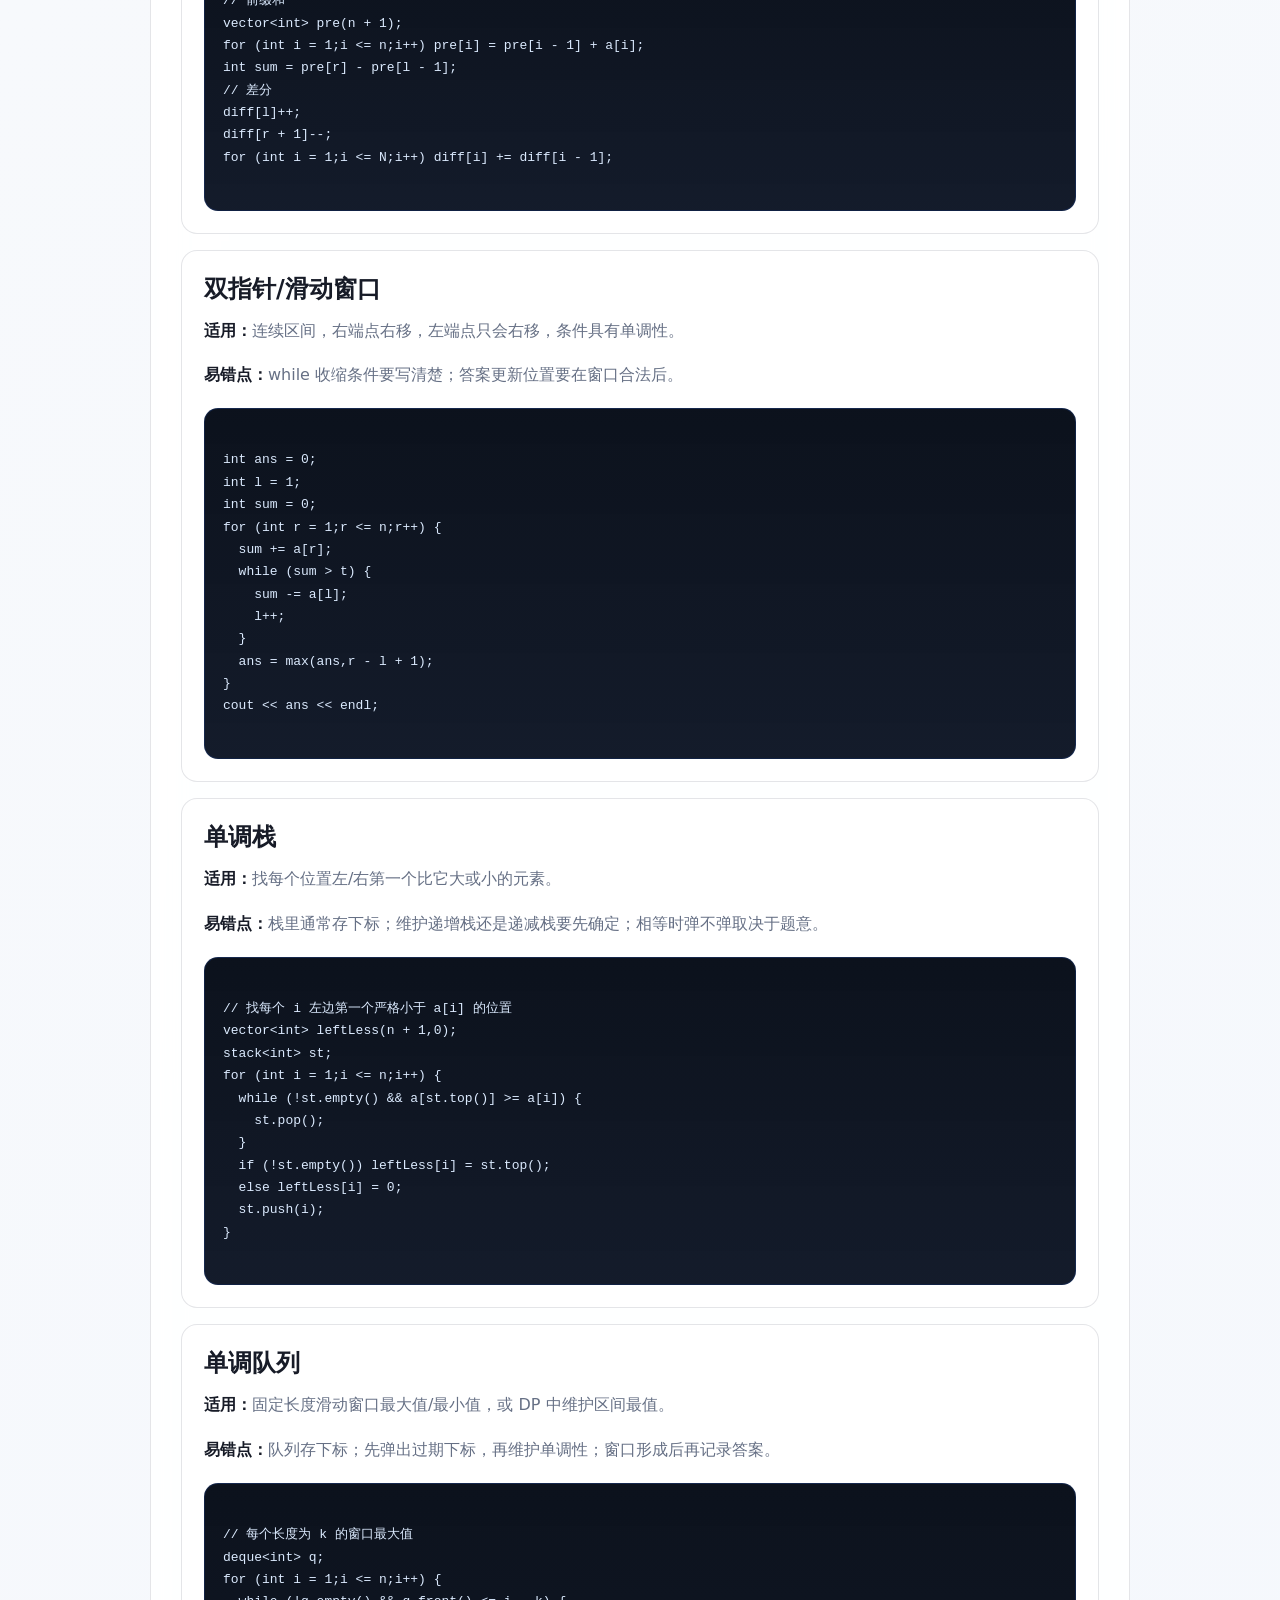
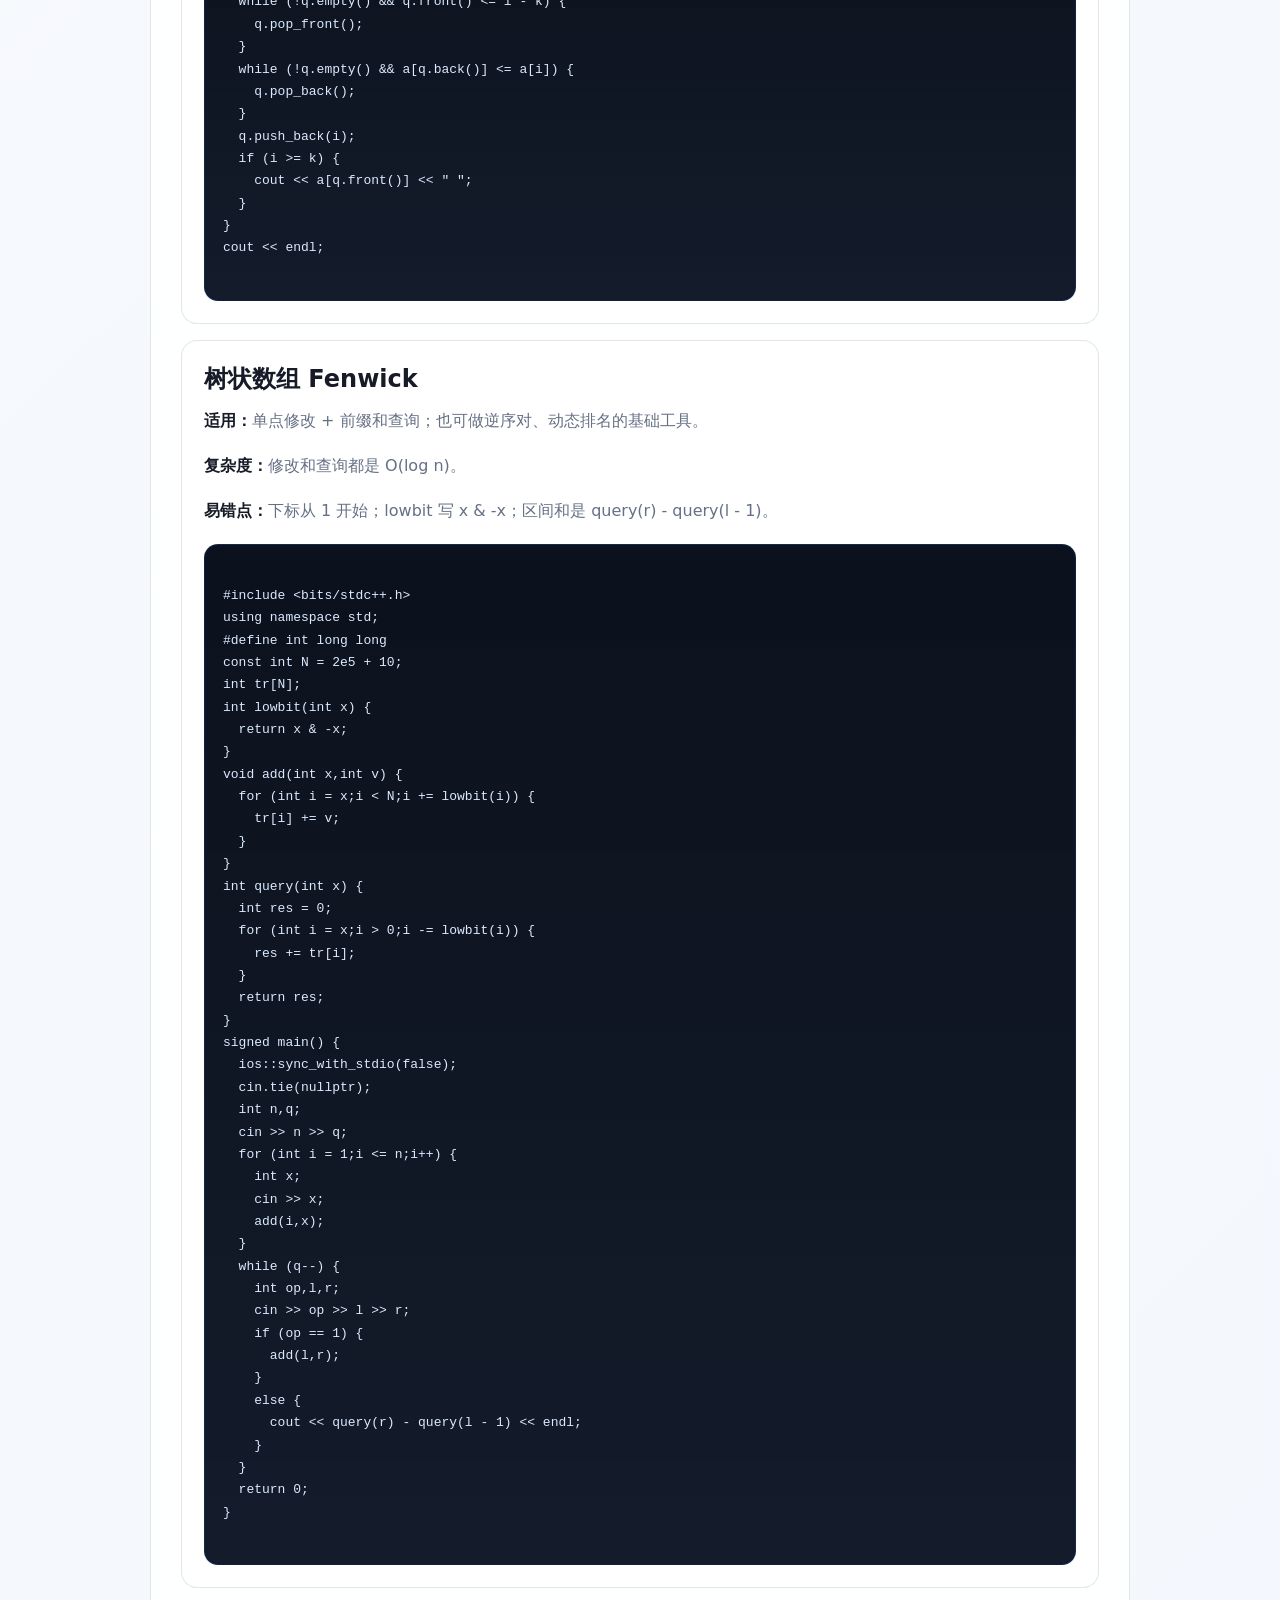
<file: posts/icpc-provincial-templates.html>
<!doctype html>
<html lang="zh-CN">
  <head>
    <meta charset="UTF-8" />
    <meta name="viewport" content="width=device-width, initial-scale=1.0" />
    <meta
      name="description"
      content="ICPC provincial contest templates, grouped by graphs, data structures, DP, strings, and math, with use cases, pitfalls, and C++ snippets."
    />
    <title>ICPC Provincial Contest Templates | Naiyael Trace</title>
    <link rel="icon" type="image/jpeg" href="../assets/icpc-burger.jpg" />
    <link rel="stylesheet" href="../styles.css" />
  </head>
  <body>
    <header class="site-header">
      <a class="brand" href="../index.html" aria-label="Back to home">
        <img class="brand-avatar" src="../assets/avatar.jpg" alt="Naiyael avatar" />
        <span>Naiyael Trace</span>
      </a>
      <nav class="site-nav" aria-label="Article navigation">
        <a href="../index.html#posts">Posts</a>
        <a href="../index.html#topics">Topics</a>
        <a href="../index.html#about">About</a>
      </nav>
    </header>

    <main class="article-shell">
      <article class="article-page">
        <header class="article-hero">
          <p class="eyebrow">ICPC / TEMPLATE / C++</p>
          <h1>ICPC省赛常用模板整理</h1>
          <p>依据你的 GitHub 仓库 C++ 写法整理：bits/stdc++.h、1 下标、全局数组、struct Edge、#define int long long、signed main()。</p>
          <div class="article-meta">
            <span>Updated 2026-05-27</span>
            <span># Algorithm</span>
            <span># C++</span>
            <span># ICPC</span>
            <span># Template</span>
          </div>
          <div class="article-banner">
            <img src="../assets/icpc-burger.jpg" alt="ICPC contest icon" />
            <div>
              <strong>Contest-ready template pack</strong>
              <p>使用原则：比赛前主要背熟这些模板，不再扩展复杂专题。每个模板先看适用场景和易错点，再看代码。</p>
            </div>
          </div>
        </header>

        <section class="article-section">
          <h2>How to Use</h2>
          <div class="article-callout">
            <p><strong>Recommended flow:</strong> memorize the common header, shortest path, tree DFS, DSU, backpacks, Fenwick, KMP, and LCA first. Then review the templates that match your recent practice set. In contest, identify the model first, copy the shortest workable template second, and only then verify bounds and initialization.</p>
          </div>
        </section>

        <section class="article-section">
          <h2>Core Skeleton</h2>
          <div class="template-stack">
            <article class="template-card">
              <h3>通用头部</h3>
              <p><strong>适用：</strong>大多数题。涉及距离、答案求和、边权时默认 long long。</p>
              <pre><code>
#include &lt;bits/stdc++.h&gt;
using namespace std;
#define int long long
const int INF = 2e18;
const int MOD = 1e9 + 7;
signed main() {
  ios::sync_with_stdio(false);
  cin.tie(nullptr);
  return 0;
}
              </code></pre>
            </article>
          </div>
        </section>

        <section class="article-section">
          <h2>Graphs and Search</h2>
          <div class="template-stack">
            <article class="template-card">
              <h3>BFS 最短步数</h3>
              <p><strong>适用：</strong>每一步代价相同，求最少操作次数/网格最短路/状态图最短路。</p>
              <p><strong>易错点：</strong>visited 或 dist 要在入队时标记；第一次到达就是最短步数；状态范围要开够。</p>
              <pre><code>
#include &lt;bits/stdc++.h&gt;
using namespace std;
const int N = 10010;
int dist[N];
int main() {
  ios::sync_with_stdio(false);
  cin.tie(nullptr);
  int n,m;
  cin &gt;&gt; n &gt;&gt; m;
  memset(dist,-1,sizeof dist);
  queue&lt;int&gt; q;
  dist[n] = 0;
  q.push(n);
  while (!q.empty()) {
    int cur = q.front();
    q.pop();
    if (cur == m) {
      cout &lt;&lt; dist[cur] &lt;&lt; endl;
      return 0;
    }
    if (cur * 2 &lt; N &amp;&amp; dist[cur * 2] == -1) {
      dist[cur * 2] = dist[cur] + 1;
      q.push(cur * 2);
    }
    if (cur - 1 &gt; 0 &amp;&amp; dist[cur - 1] == -1) {
      dist[cur - 1] = dist[cur] + 1;
      q.push(cur - 1);
    }
  }
  return 0;
}
              </code></pre>
            </article>
            <article class="template-card">
              <h3>树上 DFS 带状态</h3>
              <p><strong>适用：</strong>树上统计叶子、路径限制、从根到点维护一个当前状态。</p>
              <p><strong>易错点：</strong>树可以不用 visited，用 parent 防止走回父节点；状态要作为参数传下去；叶子判断不能把父节点算作儿子。</p>
              <pre><code>
#include &lt;bits/stdc++.h&gt;
using namespace std;
const int N = 1e5 + 10;
vector&lt;int&gt; adj[N];
int cat[N];
int n,m,ans;
void dfs(int u,int fa,int cnt) {
  if (cat[u]) cnt++;
  else cnt = 0;
  if (cnt &gt; m) return;
  bool isLeaf = true;
  for (int v : adj[u]) {
    if (v == fa) continue;
    isLeaf = false;
    dfs(v,u,cnt);
  }
  if (isLeaf) ans++;
}
int main() {
  ios::sync_with_stdio(false);
  cin.tie(nullptr);
  cin &gt;&gt; n &gt;&gt; m;
  for (int i = 1;i &lt;= n;i++) cin &gt;&gt; cat[i];
  for (int i = 1;i &lt; n;i++) {
    int u,v;
    cin &gt;&gt; u &gt;&gt; v;
    adj[u].push_back(v);
    adj[v].push_back(u);
  }
  dfs(1,0,0);
  cout &lt;&lt; ans &lt;&lt; endl;
  return 0;
}
              </code></pre>
            </article>
            <article class="template-card">
              <h3>并查集 DSU</h3>
              <p><strong>适用：</strong>动态合并集合、判断连通块、Kruskal、关系分组。</p>
              <p><strong>易错点：</strong>每次多测要 init；find 里路径压缩；需要连通块大小时维护 sz。</p>
              <pre><code>
#include &lt;bits/stdc++.h&gt;
using namespace std;
const int N = 2e5 + 10;
int pre[N],sz[N];
void init(int n) {
  for (int i = 1;i &lt;= n;i++) {
    pre[i] = i;
    sz[i] = 1;
  }
}
int find(int x) {
  if (pre[x] == x) return x;
  return pre[x] = find(pre[x]);
}
void join(int x,int y) {
  int fx = find(x);
  int fy = find(y);
  if (fx == fy) return;
  pre[fy] = fx;
  sz[fx] += sz[fy];
}
              </code></pre>
            </article>
            <article class="template-card">
              <h3>Kruskal 最小生成树</h3>
              <p><strong>适用：</strong>无向图，要求连接所有点的最小代价；边数不太离谱时优先用。</p>
              <p><strong>易错点：</strong>边排序；只选连接两个不同连通块的边；最后边数应为 n - 1。</p>
              <pre><code>
#include &lt;bits/stdc++.h&gt;
using namespace std;
#define int long long
const int N = 2e5 + 10;
int pre[N];
struct Edge {
  int u,v,w;
};
void init(int n) {
  for (int i = 1;i &lt;= n;i++) pre[i] = i;
}
int find(int x) {
  if (pre[x] == x) return x;
  return pre[x] = find(pre[x]);
}
bool join(int x,int y) {
  int fx = find(x);
  int fy = find(y);
  if (fx == fy) return false;
  pre[fy] = fx;
  return true;
}
signed main() {
  ios::sync_with_stdio(false);
  cin.tie(nullptr);
  int n,m;
  cin &gt;&gt; n &gt;&gt; m;
  init(n);
  vector&lt;Edge&gt; edges;
  for (int i = 1;i &lt;= m;i++) {
    int u,v,w;
    cin &gt;&gt; u &gt;&gt; v &gt;&gt; w;
    edges.push_back({u,v,w});
  }
  sort(edges.begin(),edges.end(),[](const Edge&amp; a,const Edge&amp; b) {
    return a.w &lt; b.w;
  });
  int ans = 0,cnt = 0;
  for (Edge e : edges) {
    if (join(e.u,e.v)) {
      ans += e.w;
      cnt++;
    }
  }
  if (cnt != n - 1) cout &lt;&lt; &quot;orz&quot; &lt;&lt; endl;
  else cout &lt;&lt; ans &lt;&lt; endl;
  return 0;
}
              </code></pre>
            </article>
            <article class="template-card">
              <h3>Prim O(n^2)</h3>
              <p><strong>适用：</strong>完全图/隐式完全图 MST，比如 1245D 这种不用真的建所有边的题。</p>
              <p><strong>易错点：</strong>minDist 初始含义要明确；每轮选未访问的最小点；选中后用它更新其他点。</p>
              <pre><code>
#include &lt;bits/stdc++.h&gt;
using namespace std;
#define int long long
const int N = 2010;
const int INF = 2e18;
int c[N],k[N];
signed main() {
  ios::sync_with_stdio(false);
  cin.tie(nullptr);
  int n;
  cin &gt;&gt; n;
  vector&lt;pair&lt;int,int&gt;&gt; city(n + 1);
  for (int i = 1;i &lt;= n;i++) cin &gt;&gt; city[i].first &gt;&gt; city[i].second;
  for (int i = 1;i &lt;= n;i++) cin &gt;&gt; c[i];
  for (int i = 1;i &lt;= n;i++) cin &gt;&gt; k[i];
  vector&lt;int&gt; minDist(n + 1),parent(n + 1,0);
  vector&lt;bool&gt; vis(n + 1,false);
  for (int i = 1;i &lt;= n;i++) minDist[i] = c[i];
  int ans = 0;
  vector&lt;int&gt; stations;
  vector&lt;pair&lt;int,int&gt;&gt; connections;
  for (int t = 1;t &lt;= n;t++) {
    int cur = -1,minVal = INF;
    for (int i = 1;i &lt;= n;i++) {
      if (!vis[i] &amp;&amp; minDist[i] &lt; minVal) {
        minVal = minDist[i];
        cur = i;
      }
    }
    vis[cur] = true;
    ans += minVal;
    if (parent[cur] == 0) stations.push_back(cur);
    else connections.push_back({cur,parent[cur]});
    for (int i = 1;i &lt;= n;i++) {
      if (vis[i]) continue;
      int cost = (k[cur] + k[i]) *
      (abs(city[cur].first - city[i].first) + abs(city[cur].second - city[i].second));
      if (cost &lt; minDist[i]) {
        minDist[i] = cost;
        parent[i] = cur;
      }
    }
  }
  cout &lt;&lt; ans &lt;&lt; endl;
  return 0;
}
              </code></pre>
            </article>
            <article class="template-card">
              <h3>Dijkstra 最短路</h3>
              <p><strong>适用：</strong>单源最短路，边权非负。需要路径时维护 parent。</p>
              <p><strong>易错点：</strong>有负边不能用；priority_queue 里是 pair&lt;dist,node&gt;；vis 出堆后标记。</p>
              <pre><code>
#include &lt;bits/stdc++.h&gt;
using namespace std;
#define int long long
const int INF = 2e18;
struct Edge {
  int to;
  int weight;
};
signed main() {
  ios::sync_with_stdio(false);
  cin.tie(nullptr);
  int n,m;
  cin &gt;&gt; n &gt;&gt; m;
  vector&lt;vector&lt;Edge&gt;&gt; graph(n + 1);
  for (int i = 1;i &lt;= m;i++) {
    int u,v,w;
    cin &gt;&gt; u &gt;&gt; v &gt;&gt; w;
    graph[u].push_back({v,w});
    graph[v].push_back({u,w});
  }
  vector&lt;int&gt; minDist(n + 1,INF);
  vector&lt;int&gt; parent(n + 1,-1);
  vector&lt;bool&gt; vis(n + 1,false);
  priority_queue&lt;pair&lt;int,int&gt;,vector&lt;pair&lt;int,int&gt;&gt;,greater&lt;pair&lt;int,int&gt;&gt;&gt; pq;
  minDist[1] = 0;
  pq.push({0,1});
  while (!pq.empty()) {
    int cur = pq.top().second;
    pq.pop();
    if (vis[cur]) continue;
    vis[cur] = true;
    for (auto edge : graph[cur]) {
      int to = edge.to;
      int weight = edge.weight;
      if (!vis[to] &amp;&amp; minDist[cur] + weight &lt; minDist[to]) {
        minDist[to] = minDist[cur] + weight;
        parent[to] = cur;
        pq.push({minDist[to],to});
      }
    }
  }
  if (minDist[n] == INF) {
    cout &lt;&lt; -1 &lt;&lt; endl;
    return 0;
  }
  vector&lt;int&gt; path;
  for (int cur = n;cur != -1;cur = parent[cur]) path.push_back(cur);
  reverse(path.begin(),path.end());
  for (int x : path) cout &lt;&lt; x &lt;&lt; &quot; &quot;;
  cout &lt;&lt; endl;
  return 0;
}
              </code></pre>
            </article>
            <article class="template-card">
              <h3>Floyd 多源最短路</h3>
              <p><strong>适用：</strong>点数较小，要求任意两点最短路；可以处理负边，但不能有负环。</p>
              <p><strong>易错点：</strong>初始化 dist[i][i] = 0；重边取最小；三重循环顺序必须是 k,i,j；INF 不要相加溢出。</p>
              <pre><code>
#include &lt;bits/stdc++.h&gt;
using namespace std;
#define int long long
const int INF = 2e18;
signed main() {
  ios::sync_with_stdio(false);
  cin.tie(nullptr);
  int n,m;
  cin &gt;&gt; n &gt;&gt; m;
  vector&lt;vector&lt;int&gt;&gt; dist(n + 1,vector&lt;int&gt;(n + 1,INF));
  for (int i = 1;i &lt;= n;i++) {
    dist[i][i] = 0;
  }
  for (int i = 1;i &lt;= m;i++) {
    int u,v,w;
    cin &gt;&gt; u &gt;&gt; v &gt;&gt; w;
    dist[u][v] = min(dist[u][v],w);
    // 无向图再加这一句
    // dist[v][u] = min(dist[v][u],w);
  }
  for (int k = 1;k &lt;= n;k++) {
    for (int i = 1;i &lt;= n;i++) {
      for (int j = 1;j &lt;= n;j++) {
        if (dist[i][k] == INF || dist[k][j] == INF) continue;
        dist[i][j] = min(dist[i][j],dist[i][k] + dist[k][j]);
      }
    }
  }
  int q;
  cin &gt;&gt; q;
  while (q--) {
    int u,v;
    cin &gt;&gt; u &gt;&gt; v;
    if (dist[u][v] == INF) cout &lt;&lt; -1 &lt;&lt; endl;
    else cout &lt;&lt; dist[u][v] &lt;&lt; endl;
  }
  return 0;
}
              </code></pre>
            </article>
            <article class="template-card">
              <h3>拓扑排序</h3>
              <p><strong>适用：</strong>有向无环图、依赖关系、先后顺序、判环。</p>
              <p><strong>易错点：</strong>重复边可能导致入度重复；出队数量小于 n 表示有环；字符串建图要处理前缀非法。</p>
              <pre><code>
#include &lt;bits/stdc++.h&gt;
using namespace std;
const int N = 2e5 + 10;
vector&lt;int&gt; g[N];
int in[N];
int main() {
  ios::sync_with_stdio(false);
  cin.tie(nullptr);
  int n,m;
  cin &gt;&gt; n &gt;&gt; m;
  for (int i = 1;i &lt;= m;i++) {
    int u,v;
    cin &gt;&gt; u &gt;&gt; v;
    g[u].push_back(v);
    in[v]++;
  }
  queue&lt;int&gt; q;
  for (int i = 1;i &lt;= n;i++) {
    if (in[i] == 0) q.push(i);
  }
  vector&lt;int&gt; order;
  while (!q.empty()) {
    int cur = q.front();
    q.pop();
    order.push_back(cur);
    for (int v : g[cur]) {
      in[v]--;
      if (in[v] == 0) q.push(v);
    }
  }
  if ((int)order.size() &lt; n) {
    cout &lt;&lt; &quot;Cycle&quot; &lt;&lt; endl;
  }
  else {
    for (int x : order) cout &lt;&lt; x &lt;&lt; &quot; &quot;;
    cout &lt;&lt; endl;
  }
  return 0;
}
              </code></pre>
            </article>
            <article class="template-card">
              <h3>Floyd 全源最短路</h3>
              <p><strong>适用：</strong>n 较小，求任意两点最短路；也常用于加边/加点后的最短路变形。</p>
              <p><strong>复杂度：</strong>O(n^3)，通常 n &lt;= 500 左右才考虑。</p>
              <p><strong>易错点：</strong>初始化 d[i][i] = 0；重边取 min；INF 不能太小；循环顺序必须 k 在最外层。</p>
              <pre><code>
#include &lt;bits/stdc++.h&gt;
using namespace std;
#define int long long
const int INF = 2e18;
signed main() {
  ios::sync_with_stdio(false);
  cin.tie(nullptr);
  int n,m;
  cin &gt;&gt; n &gt;&gt; m;
  vector&lt;vector&lt;int&gt;&gt; d(n + 1,vector&lt;int&gt;(n + 1,INF));
  for (int i = 1;i &lt;= n;i++) d[i][i] = 0;
  for (int i = 1;i &lt;= m;i++) {
    int u,v,w;
    cin &gt;&gt; u &gt;&gt; v &gt;&gt; w;
    d[u][v] = min(d[u][v],w);
    d[v][u] = min(d[v][u],w);
  }
  for (int k = 1;k &lt;= n;k++) {
    for (int i = 1;i &lt;= n;i++) {
      for (int j = 1;j &lt;= n;j++) {
        if (d[i][k] == INF || d[k][j] == INF) continue;
        d[i][j] = min(d[i][j],d[i][k] + d[k][j]);
      }
    }
  }
  return 0;
}
              </code></pre>
            </article>
          </div>
        </section>

        <section class="article-section">
          <h2>Core Techniques</h2>
          <div class="template-stack">
            <article class="template-card">
              <h3>二分答案/位置</h3>
              <p><strong>适用：</strong>有序数组查位置，或答案具有单调性。</p>
              <p><strong>易错点：</strong>lower_bound 找第一个 &gt;= x；upper_bound 找第一个 &gt; x；自己写二分时边界要统一。</p>
              <pre><code>
// 前缀和上找第一个 &gt;= x 的位置
vector&lt;int&gt; pre(n + 1);
for (int i = 1;i &lt;= n;i++) pre[i] = pre[i - 1] + a[i];
int pos = lower_bound(pre.begin() + 1,pre.end(),x) - pre.begin();
              </code></pre>
            </article>
            <article class="template-card">
              <h3>二分答案模板</h3>
              <p><strong>适用：</strong>答案具有单调性，比如最大化最小值、最小化最大值、能否在 x 限制内完成。</p>
              <p><strong>易错点：</strong>check(mid) 的含义必须固定；最大化答案用 l = mid，最小化答案用 r = mid；注意 mid 写法防死循环。</p>
              <pre><code>
bool check(int x) {
  // 如果 x 可行，返回 true
  return true;
}
int l = 0,r = 1e18;
while (l &lt; r) {
  int mid = (l + r + 1) / 2;
  if (check(mid)) l = mid;
  else r = mid - 1;
}
cout &lt;&lt; l &lt;&lt; endl;
              </code></pre>
            </article>
            <article class="template-card">
              <h3>前缀和/差分</h3>
              <p><strong>适用：</strong>多次区间查询用前缀和；多次区间加用差分。</p>
              <p><strong>易错点：</strong>差分更新 [l,r] 是 diff[l]++、diff[r+1]--；查询 [l,r] 是 pre[r]-pre[l-1]。</p>
              <pre><code>
// 前缀和
vector&lt;int&gt; pre(n + 1);
for (int i = 1;i &lt;= n;i++) pre[i] = pre[i - 1] + a[i];
int sum = pre[r] - pre[l - 1];
// 差分
diff[l]++;
diff[r + 1]--;
for (int i = 1;i &lt;= N;i++) diff[i] += diff[i - 1];
              </code></pre>
            </article>
            <article class="template-card">
              <h3>双指针/滑动窗口</h3>
              <p><strong>适用：</strong>连续区间，右端点右移，左端点只会右移，条件具有单调性。</p>
              <p><strong>易错点：</strong>while 收缩条件要写清楚；答案更新位置要在窗口合法后。</p>
              <pre><code>
int ans = 0;
int l = 1;
int sum = 0;
for (int r = 1;r &lt;= n;r++) {
  sum += a[r];
  while (sum &gt; t) {
    sum -= a[l];
    l++;
  }
  ans = max(ans,r - l + 1);
}
cout &lt;&lt; ans &lt;&lt; endl;
              </code></pre>
            </article>
            <article class="template-card">
              <h3>单调栈</h3>
              <p><strong>适用：</strong>找每个位置左/右第一个比它大或小的元素。</p>
              <p><strong>易错点：</strong>栈里通常存下标；维护递增栈还是递减栈要先确定；相等时弹不弹取决于题意。</p>
              <pre><code>
// 找每个 i 左边第一个严格小于 a[i] 的位置
vector&lt;int&gt; leftLess(n + 1,0);
stack&lt;int&gt; st;
for (int i = 1;i &lt;= n;i++) {
  while (!st.empty() &amp;&amp; a[st.top()] &gt;= a[i]) {
    st.pop();
  }
  if (!st.empty()) leftLess[i] = st.top();
  else leftLess[i] = 0;
  st.push(i);
}
              </code></pre>
            </article>
            <article class="template-card">
              <h3>单调队列</h3>
              <p><strong>适用：</strong>固定长度滑动窗口最大值/最小值，或 DP 中维护区间最值。</p>
              <p><strong>易错点：</strong>队列存下标；先弹出过期下标，再维护单调性；窗口形成后再记录答案。</p>
              <pre><code>
// 每个长度为 k 的窗口最大值
deque&lt;int&gt; q;
for (int i = 1;i &lt;= n;i++) {
  while (!q.empty() &amp;&amp; q.front() &lt;= i - k) {
    q.pop_front();
  }
  while (!q.empty() &amp;&amp; a[q.back()] &lt;= a[i]) {
    q.pop_back();
  }
  q.push_back(i);
  if (i &gt;= k) {
    cout &lt;&lt; a[q.front()] &lt;&lt; &quot; &quot;;
  }
}
cout &lt;&lt; endl;
              </code></pre>
            </article>
            <article class="template-card">
              <h3>树状数组 Fenwick</h3>
              <p><strong>适用：</strong>单点修改 + 前缀和查询；也可做逆序对、动态排名的基础工具。</p>
              <p><strong>复杂度：</strong>修改和查询都是 O(log n)。</p>
              <p><strong>易错点：</strong>下标从 1 开始；lowbit 写 x &amp; -x；区间和是 query(r) - query(l - 1)。</p>
              <pre><code>
#include &lt;bits/stdc++.h&gt;
using namespace std;
#define int long long
const int N = 2e5 + 10;
int tr[N];
int lowbit(int x) {
  return x &amp; -x;
}
void add(int x,int v) {
  for (int i = x;i &lt; N;i += lowbit(i)) {
    tr[i] += v;
  }
}
int query(int x) {
  int res = 0;
  for (int i = x;i &gt; 0;i -= lowbit(i)) {
    res += tr[i];
  }
  return res;
}
signed main() {
  ios::sync_with_stdio(false);
  cin.tie(nullptr);
  int n,q;
  cin &gt;&gt; n &gt;&gt; q;
  for (int i = 1;i &lt;= n;i++) {
    int x;
    cin &gt;&gt; x;
    add(i,x);
  }
  while (q--) {
    int op,l,r;
    cin &gt;&gt; op &gt;&gt; l &gt;&gt; r;
    if (op == 1) {
      add(l,r);
    }
    else {
      cout &lt;&lt; query(r) - query(l - 1) &lt;&lt; endl;
    }
  }
  return 0;
}
              </code></pre>
            </article>
          </div>
        </section>

        <section class="article-section">
          <h2>Data Structures and DP</h2>
          <div class="template-stack">
            <article class="template-card">
              <h3>离散化</h3>
              <p><strong>适用：</strong>值域很大，但只关心大小关系/排名/出现次数，需要把 1e9 或 1e18 的数压成 1..cnt。常和树状数组、计数、DP 搭配。</p>
              <p><strong>易错点：</strong>离散化只保持大小关系；如果题目关心真实距离或区间长度，不能直接用离散后的编号差代替原值差。</p>
              <pre><code>
#include &lt;bits/stdc++.h&gt;
using namespace std;
#define int long long
vector&lt;int&gt; alls;
int getId(int x) {
  return lower_bound(alls.begin(),alls.end(),x) - alls.begin() + 1;
}
signed main() {
  ios::sync_with_stdio(false);
  cin.tie(nullptr);
  int n;
  cin &gt;&gt; n;
  vector&lt;int&gt; a(n + 1);
  for (int i = 1;i &lt;= n;i++) {
    cin &gt;&gt; a[i];
    alls.push_back(a[i]);
  }
  sort(alls.begin(),alls.end());
  alls.erase(unique(alls.begin(),alls.end()),alls.end());
  for (int i = 1;i &lt;= n;i++) {
    int id = getId(a[i]);
    cout &lt;&lt; id &lt;&lt; &quot; &quot;;
  }
  cout &lt;&lt; endl;
  return 0;
}
              </code></pre>
            </article>
            <article class="template-card">
              <h3>0/1 背包</h3>
              <p><strong>适用：</strong>每个物品最多选一次，容量限制下求最大值/可行性/方案数。</p>
              <p><strong>易错点：</strong>一维优化时容量必须倒序，防止同一个物品被重复使用。</p>
              <pre><code>
vector&lt;int&gt; dp(V + 1,0);
for (int i = 1;i &lt;= n;i++) {
  for (int j = V;j &gt;= w[i];j--) {
    dp[j] = max(dp[j],dp[j - w[i]] + val[i]);
  }
}
cout &lt;&lt; dp[V] &lt;&lt; endl;
              </code></pre>
            </article>
            <article class="template-card">
              <h3>完全背包</h3>
              <p><strong>适用：</strong>每个物品可以选无限次。</p>
              <p><strong>易错点：</strong>一维优化时容量正序，因为当前物品可以重复用。</p>
              <pre><code>
vector&lt;int&gt; dp(V + 1,0);
for (int i = 1;i &lt;= n;i++) {
  for (int j = w[i];j &lt;= V;j++) {
    dp[j] = max(dp[j],dp[j - w[i]] + val[i]);
  }
}
cout &lt;&lt; dp[V] &lt;&lt; endl;
              </code></pre>
            </article>
            <article class="template-card">
              <h3>线性 DP / 打家劫舍模型</h3>
              <p><strong>适用：</strong>选了当前状态会影响相邻状态，比如 455A。</p>
              <p><strong>易错点：</strong>先把题目转成按值域/位置的阶段；初始化 dp[0]、dp[1]。</p>
              <pre><code>
// dp[i] 表示只考虑 1..i 时能得到的最大值
dp[0] = 0;
dp[1] = cnt[1];
for (int i = 2;i &lt;= Max;i++) {
  dp[i] = max(dp[i - 1],dp[i - 2] + cnt[i]);
}
cout &lt;&lt; dp[Max] &lt;&lt; endl;
              </code></pre>
            </article>
            <article class="template-card">
              <h3>状态机 DP</h3>
              <p><strong>适用：</strong>每一天/每一列有几种互斥状态，比如休息、选上、选下、不选。</p>
              <p><strong>易错点：</strong>先定义 dp[i][state] 的含义，再枚举上一状态转移。</p>
              <pre><code>
// 例：每列选上、选下、不选，不能和上一列同一行相邻
vector&lt;vector&lt;int&gt;&gt; dp(n + 1,vector&lt;int&gt;(3,0));
for (int i = 1;i &lt;= n;i++) {
  dp[i][0] = max({dp[i - 1][0],dp[i - 1][1],dp[i - 1][2]});
  dp[i][1] = max(dp[i - 1][0],dp[i - 1][2]) + up[i];
  dp[i][2] = max(dp[i - 1][0],dp[i - 1][1]) + down[i];
}
cout &lt;&lt; max({dp[n][0],dp[n][1],dp[n][2]}) &lt;&lt; endl;
              </code></pre>
            </article>
            <article class="template-card">
              <h3>余数 DP / 模数可行性 DP</h3>
              <p><strong>适用：</strong>问能不能选一些数，使它们的和对 m 取模后等于某个余数，典型题是 577B。</p>
              <p><strong>复杂度：</strong>普通写法是 O(n * m) 时间、O(m) 空间。n 和 m 同时接近 1e5 时不能直接跑 DP；只有当题目能用鸽巢原理推出 n &gt;= m 直接 YES 时，才可以承受这种数据。</p>
              <p><strong>状态：</strong>dp[r] 表示当前处理过的数里，能否选出一个非空子序列，使得 sum % m == r。</p>
              <p><strong>易错点：</strong>非空子序列不能初始化 dp[0] = true；每个数只能用一次，所以每轮用 ndp 从旧 dp 转移；如果 n &gt;= m，可以用鸽巢原理直接 YES。</p>
              <pre><code>
#include &lt;bits/stdc++.h&gt;
using namespace std;
int main() {
  ios::sync_with_stdio(false);
  cin.tie(nullptr);
  int n,m;
  cin &gt;&gt; n &gt;&gt; m;
  vector&lt;int&gt; a(n + 1);
  for (int i = 1;i &lt;= n;i++) {
    cin &gt;&gt; a[i];
    a[i] %= m;
  }
  if (n &gt;= m) {
    cout &lt;&lt; &quot;YES&quot; &lt;&lt; endl;
    return 0;
  }
  vector&lt;int&gt; dp(m,0);
  for (int i = 1;i &lt;= n;i++) {
    vector&lt;int&gt; ndp = dp;
    ndp[a[i]] = 1;
    for (int r = 0;r &lt; m;r++) {
      if (dp[r]) {
        ndp[(r + a[i]) % m] = 1;
      }
    }
    dp = ndp;
  }
  if (dp[0]) cout &lt;&lt; &quot;YES&quot; &lt;&lt; endl;
  else cout &lt;&lt; &quot;NO&quot; &lt;&lt; endl;
  return 0;
}
              </code></pre>
            </article>
            <article class="template-card">
              <h3>余数 DP bitset 优化版</h3>
              <p><strong>适用：</strong>m 最大约 1e5，普通 O(n * m) 余数 DP 太慢时使用。复杂度约 O(n * m / 64)，空间 O(m)。</p>
              <p><strong>限制：</strong>这不是 O(n) 算法；如果 n 和 m 都是 1e5，仍然可能比较吃时间，但比普通双循环可用得多。MAXM 要大于题目里的最大 m。</p>
              <p><strong>核心：</strong>dp[r] 表示余数 r 是否可达，加入 v 后相当于把所有可达余数循环右移 v 位。</p>
              <pre><code>
#include &lt;bits/stdc++.h&gt;
using namespace std;
const int MAXM = 100000 + 10;
bitset&lt;MAXM&gt; dp,maskBits;
int main() {
  ios::sync_with_stdio(false);
  cin.tie(nullptr);
  int n,m;
  cin &gt;&gt; n &gt;&gt; m;
  for (int i = 0;i &lt; m;i++) {
    maskBits[i] = 1;
  }
  for (int i = 1;i &lt;= n;i++) {
    int x;
    cin &gt;&gt; x;
    int v = x % m;
    if (v == 0) {
      cout &lt;&lt; &quot;YES&quot; &lt;&lt; endl;
      return 0;
    }
    bitset&lt;MAXM&gt; shifted = (dp &lt;&lt; v) | (dp &gt;&gt; (m - v));
    shifted &amp;= maskBits;
    dp |= shifted;
    dp[v] = 1;
    if (dp[0]) {
      cout &lt;&lt; &quot;YES&quot; &lt;&lt; endl;
      return 0;
    }
  }
  cout &lt;&lt; &quot;NO&quot; &lt;&lt; endl;
  return 0;
}
              </code></pre>
            </article>
          </div>
        </section>

        <section class="article-section">
          <h2>Strings, Trees and Math</h2>
          <div class="template-stack">
            <article class="template-card">
              <h3>KMP 字符串匹配</h3>
              <p><strong>适用：</strong>在文本串 s 中找模式串 p 的出现次数/位置，复杂度 O(n + m)。</p>
              <p><strong>易错点：</strong>next 数组表示 p[0..i] 的最长相等真前后缀长度；匹配失败时 j = ne[j - 1]；匹配成功后统计多次出现要继续 j = ne[j - 1]。</p>
              <pre><code>
#include &lt;bits/stdc++.h&gt;
using namespace std;
int main() {
  ios::sync_with_stdio(false);
  cin.tie(nullptr);
  string s,p;
  cin &gt;&gt; s &gt;&gt; p;
  int n = s.size();
  int m = p.size();
  vector&lt;int&gt; ne(m,0);
  for (int i = 1,j = 0;i &lt; m;i++) {
    while (j &gt; 0 &amp;&amp; p[i] != p[j]) {
      j = ne[j - 1];
    }
    if (p[i] == p[j]) {
      j++;
    }
    ne[i] = j;
  }
  vector&lt;int&gt; pos;
  for (int i = 0,j = 0;i &lt; n;i++) {
    while (j &gt; 0 &amp;&amp; s[i] != p[j]) {
      j = ne[j - 1];
    }
    if (s[i] == p[j]) {
      j++;
    }
    if (j == m) {
      pos.push_back(i - m + 1);
      j = ne[j - 1];
    }
  }
  cout &lt;&lt; pos.size() &lt;&lt; endl;
  for (int x : pos) {
    cout &lt;&lt; x &lt;&lt; &quot; &quot;;
  }
  cout &lt;&lt; endl;
  return 0;
}
              </code></pre>
            </article>
            <article class="template-card">
              <h3>LCA 倍增</h3>
              <p><strong>适用：</strong>树上最近公共祖先、树上两点距离、路径查询基础。</p>
              <p><strong>复杂度：</strong>预处理 O(n log n)，每次查询 O(log n)。</p>
              <p><strong>易错点：</strong>LOG 要够大；根节点父亲设为 0；先把深度较大的点跳到同一深度；最后两个点一起向上跳。</p>
              <pre><code>
#include &lt;bits/stdc++.h&gt;
using namespace std;
#define int long long
const int N = 2e5 + 10;
const int LOG = 20;
vector&lt;pair&lt;int,int&gt;&gt; g[N];
int depth[N];
int fa[N][LOG + 1];
int distRoot[N];
void dfs(int u,int father) {
  fa[u][0] = father;
  for (int i = 1;i &lt;= LOG;i++) {
    fa[u][i] = fa[fa[u][i - 1]][i - 1];
  }
  for (auto edge : g[u]) {
    int v = edge.first;
    int w = edge.second;
    if (v == father) continue;
    depth[v] = depth[u] + 1;
    distRoot[v] = distRoot[u] + w;
    dfs(v,u);
  }
}
int lca(int a,int b) {
  if (depth[a] &lt; depth[b]) swap(a,b);
  for (int i = LOG;i &gt;= 0;i--) {
    if (depth[fa[a][i]] &gt;= depth[b]) {
      a = fa[a][i];
    }
  }
  if (a == b) return a;
  for (int i = LOG;i &gt;= 0;i--) {
    if (fa[a][i] != fa[b][i]) {
      a = fa[a][i];
      b = fa[b][i];
    }
  }
  return fa[a][0];
}
int getDist(int a,int b) {
  int c = lca(a,b);
  return distRoot[a] + distRoot[b] - 2 * distRoot[c];
}
signed main() {
  ios::sync_with_stdio(false);
  cin.tie(nullptr);
  int n,q;
  cin &gt;&gt; n &gt;&gt; q;
  for (int i = 1;i &lt; n;i++) {
    int u,v,w;
    cin &gt;&gt; u &gt;&gt; v &gt;&gt; w;
    g[u].push_back({v,w});
    g[v].push_back({u,w});
  }
  depth[1] = 1;
  dfs(1,0);
  while (q--) {
    int a,b;
    cin &gt;&gt; a &gt;&gt; b;
    cout &lt;&lt; lca(a,b) &lt;&lt; &quot; &quot; &lt;&lt; getDist(a,b) &lt;&lt; endl;
  }
  return 0;
}
              </code></pre>
            </article>
            <article class="template-card">
              <h3>基础数学</h3>
              <p><strong>适用：</strong>gcd、快速幂、取模、质数筛。省赛签到和中低档数论常用。</p>
              <pre><code>
int qpow(int a,int b,int mod) {
  int res = 1 % mod;
  while (b) {
    if (b &amp; 1) res = res * a % mod;
    a = a * a % mod;
    b &gt;&gt;= 1;
  }
  return res;
}
int gcd(int a,int b) {
  return b == 0 ? a : gcd(b,a % b);
}
vector&lt;int&gt; primes;
bool st[N];
void get_primes(int n) {
  for (int i = 2;i &lt;= n;i++) {
    if (!st[i]) primes.push_back(i);
    for (int p : primes) {
      if (i * p &gt; n) break;
      st[i * p] = true;
      if (i % p == 0) break;
    }
  }
}
              </code></pre>
            </article>
            <article class="template-card">
              <h3>组合数和排列数</h3>
              <p><strong>适用：</strong>多次查询 C(n,k)、A(n,k)，并且取模 MOD 为质数。常用于方案数题。</p>
              <p><strong>复杂度：</strong>预处理 O(N)，每次查询 O(1)。</p>
              <p><strong>易错点：</strong>k &lt; 0 或 k &gt; n 时答案是 0；MOD 必须是质数才能用费马小定理求逆元。</p>
              <pre><code>
#include &lt;bits/stdc++.h&gt;
using namespace std;
#define int long long
const int N = 1e6 + 10;
const int MOD = 1e9 + 7;
int fac[N],invFac[N];
int qpow(int a,int b) {
  int res = 1;
  while (b) {
    if (b &amp; 1) res = res * a % MOD;
    a = a * a % MOD;
    b &gt;&gt;= 1;
  }
  return res;
}
void initComb(int n) {
  fac[0] = 1;
  for (int i = 1;i &lt;= n;i++) {
    fac[i] = fac[i - 1] * i % MOD;
  }
  invFac[n] = qpow(fac[n],MOD - 2);
  for (int i = n - 1;i &gt;= 0;i--) {
    invFac[i] = invFac[i + 1] * (i + 1) % MOD;
  }
}
int C(int n,int k) {
  if (k &lt; 0 || k &gt; n) return 0;
  return fac[n] * invFac[k] % MOD * invFac[n - k] % MOD;
}
int A(int n,int k) {
  if (k &lt; 0 || k &gt; n) return 0;
  return fac[n] * invFac[n - k] % MOD;
}
signed main() {
  ios::sync_with_stdio(false);
  cin.tie(nullptr);
  initComb(1000000);
  int n,k;
  cin &gt;&gt; n &gt;&gt; k;
  cout &lt;&lt; C(n,k) &lt;&lt; &quot; &quot; &lt;&lt; A(n,k) &lt;&lt; endl;
  return 0;
}
              </code></pre>
            </article>
          </div>
        </section>

        <section class="article-section">
          <h2>Pre-contest Checklist</h2>
          <ol class="template-checklist">
            <li>1. long long 是否需要。</li>
            <li>2. 多测时数组、vector、入度、vis 是否清空。</li>
            <li>3. 图是否连通；最短路是否有负边。</li>
            <li>4. BFS/DFS 是否越界，visited 是否及时标记。</li>
            <li>5. 背包 0/1 倒序，完全背包正序。</li>
            <li>6. 拓扑排序出队数量是否等于 n。</li>
            <li>7. 二分边界和 lower_bound/upper_bound 含义是否用对。</li>
          </ol>
        </section>
      </article>
    </main>
  </body>
</html>
</file>
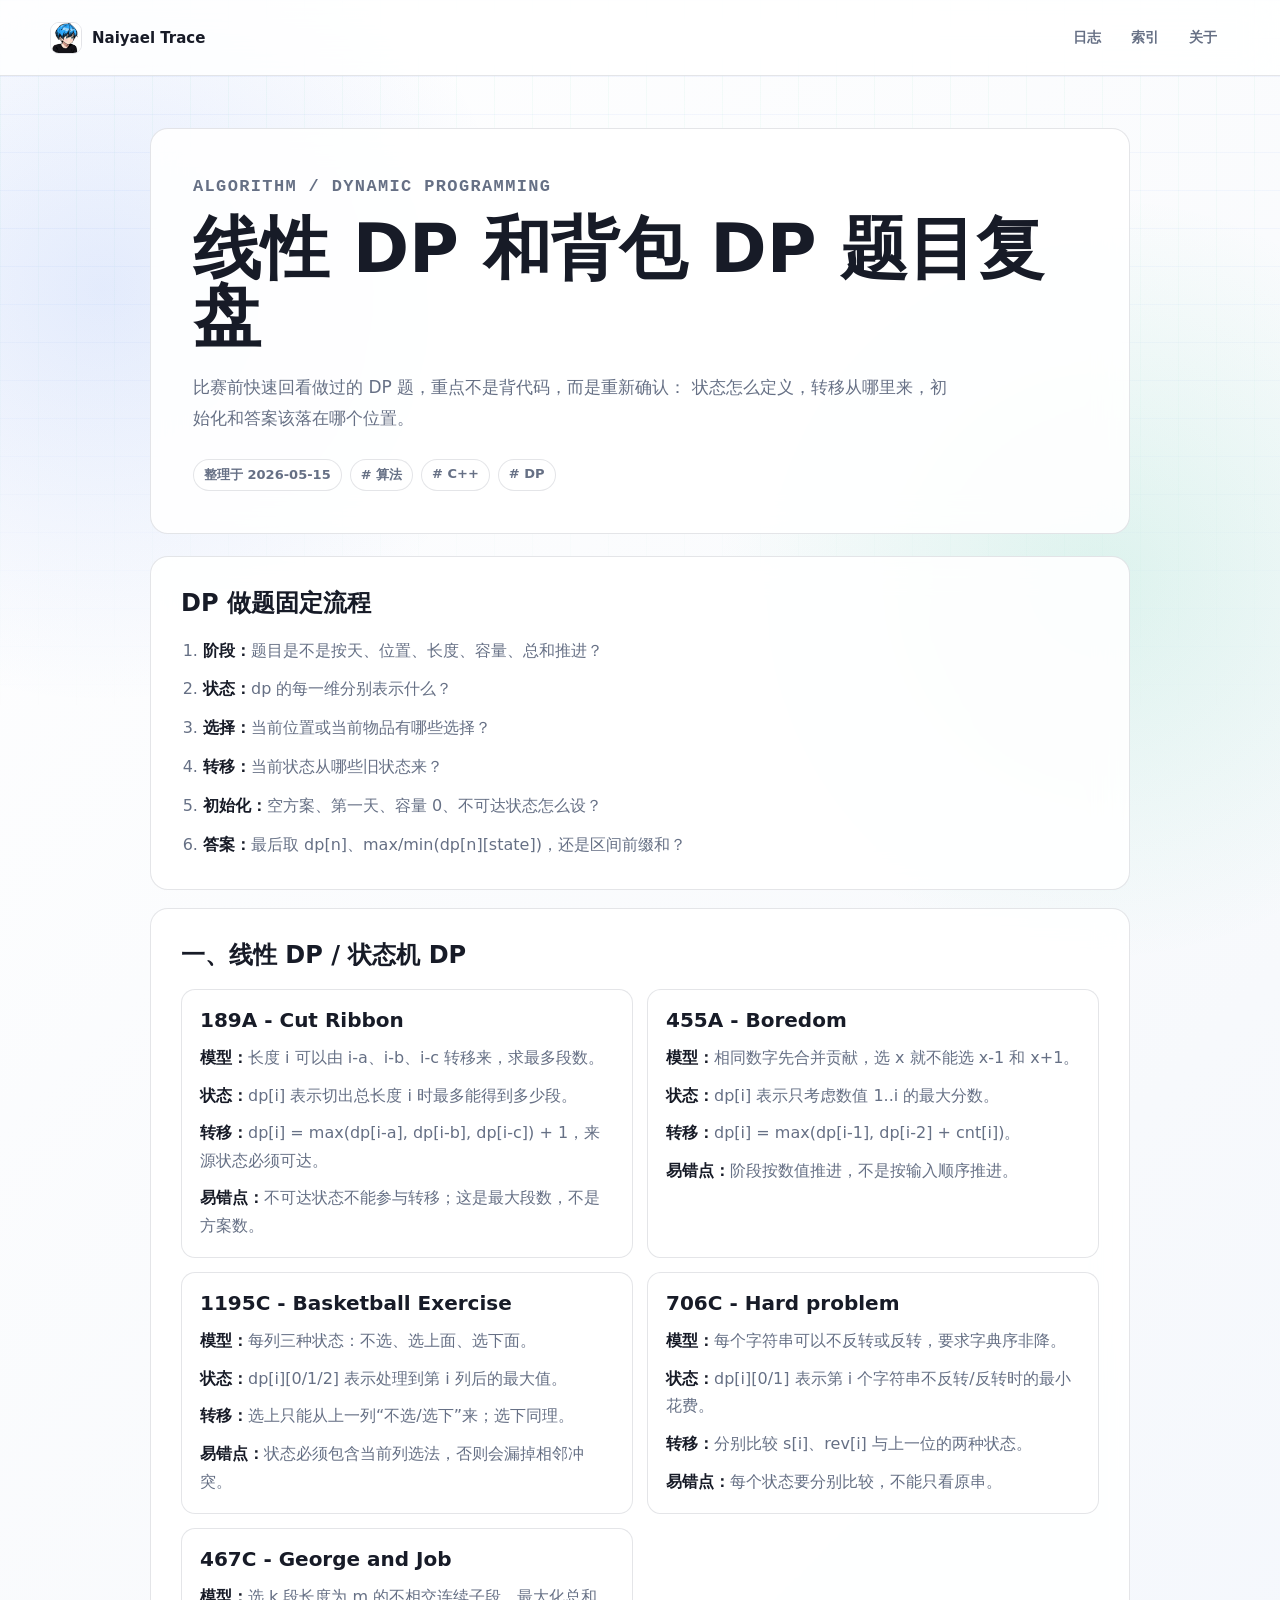
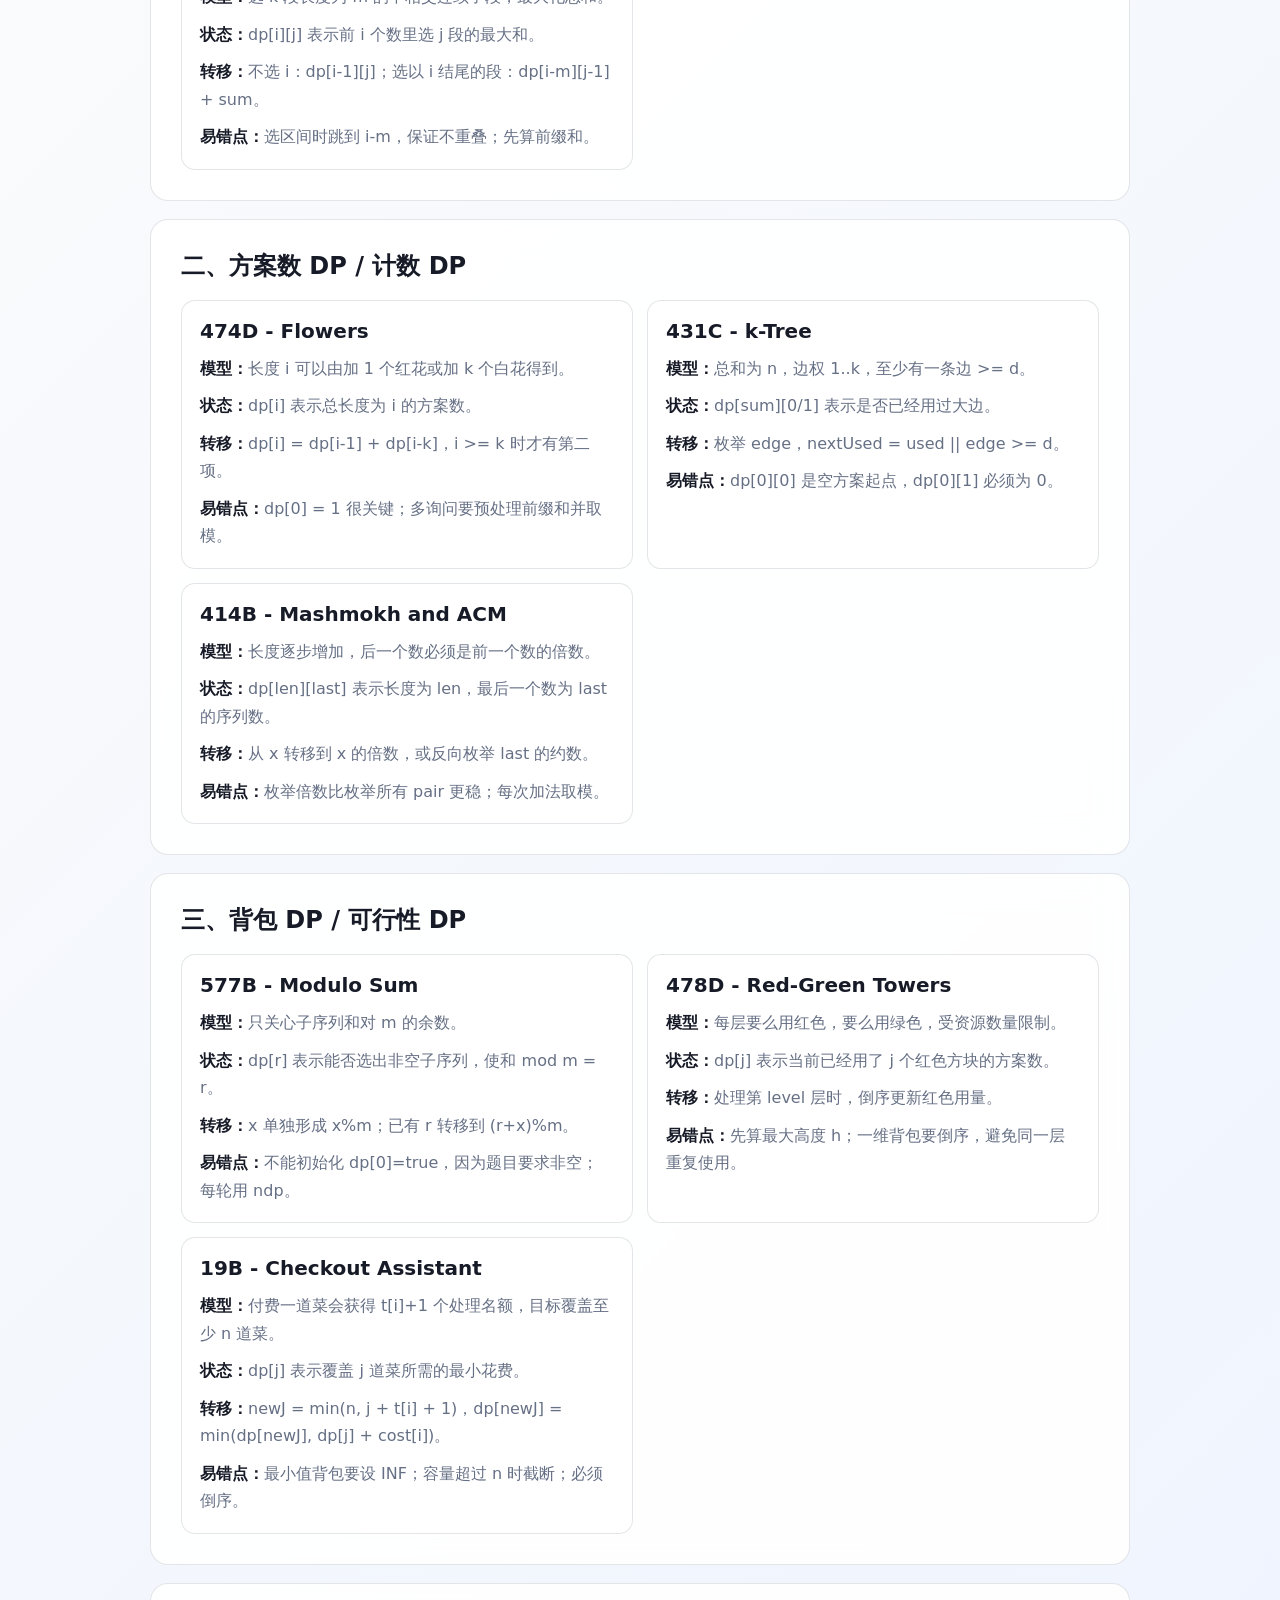
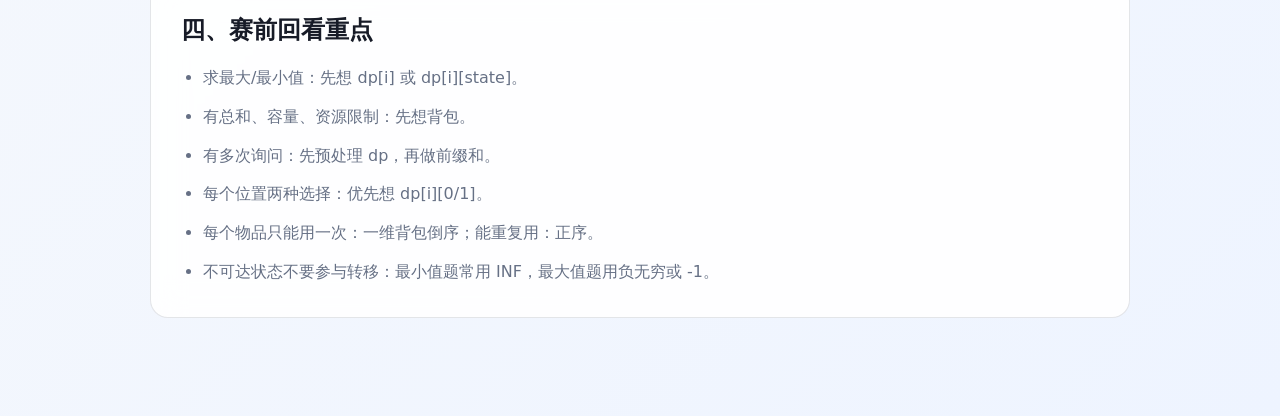
<file: posts/linear-backpack-dp-review.html>
<!doctype html>
<html lang="zh-CN">
  <head>
    <meta charset="UTF-8" />
    <meta name="viewport" content="width=device-width, initial-scale=1.0" />
    <meta
      name="description"
      content="线性 DP、状态机 DP、计数 DP 与背包 DP 题目复盘，整理状态定义、转移方式和易错点。"
    />
    <title>线性 DP 和背包 DP 题目复盘 | Naiyael Trace</title>
    <link rel="icon" type="image/jpeg" href="../assets/avatar.jpg" />
    <link rel="stylesheet" href="../styles.css" />
  </head>
  <body>
    <header class="site-header">
      <a class="brand" href="../index.html" aria-label="回到首页">
        <img class="brand-avatar" src="../assets/avatar.jpg" alt="Naiyael 头像" />
        <span>Naiyael Trace</span>
      </a>
      <nav class="site-nav" aria-label="文章导航">
        <a href="../index.html#posts">日志</a>
        <a href="../index.html#topics">索引</a>
        <a href="../index.html#about">关于</a>
      </nav>
    </header>

    <main class="article-shell">
      <article class="article-page">
        <header class="article-hero">
          <p class="eyebrow">Algorithm / Dynamic Programming</p>
          <h1>线性 DP 和背包 DP 题目复盘</h1>
          <p>
            比赛前快速回看做过的 DP 题，重点不是背代码，而是重新确认：
            状态怎么定义，转移从哪里来，初始化和答案该落在哪个位置。
          </p>
          <div class="article-meta">
            <span>整理于 2026-05-15</span>
            <span># 算法</span>
            <span># C++</span>
            <span># DP</span>
          </div>
        </header>

        <section class="article-section">
          <h2>DP 做题固定流程</h2>
          <ol class="process-list">
            <li><strong>阶段：</strong>题目是不是按天、位置、长度、容量、总和推进？</li>
            <li><strong>状态：</strong>dp 的每一维分别表示什么？</li>
            <li><strong>选择：</strong>当前位置或当前物品有哪些选择？</li>
            <li><strong>转移：</strong>当前状态从哪些旧状态来？</li>
            <li><strong>初始化：</strong>空方案、第一天、容量 0、不可达状态怎么设？</li>
            <li><strong>答案：</strong>最后取 dp[n]、max/min(dp[n][state])，还是区间前缀和？</li>
          </ol>
        </section>

        <section class="article-section">
          <h2>一、线性 DP / 状态机 DP</h2>
          <div class="problem-grid">
            <section class="problem-card">
              <h3>189A - Cut Ribbon</h3>
              <p><strong>模型：</strong>长度 i 可以由 i-a、i-b、i-c 转移来，求最多段数。</p>
              <p><strong>状态：</strong>dp[i] 表示切出总长度 i 时最多能得到多少段。</p>
              <p><strong>转移：</strong>dp[i] = max(dp[i-a], dp[i-b], dp[i-c]) + 1，来源状态必须可达。</p>
              <p><strong>易错点：</strong>不可达状态不能参与转移；这是最大段数，不是方案数。</p>
            </section>

            <section class="problem-card">
              <h3>455A - Boredom</h3>
              <p><strong>模型：</strong>相同数字先合并贡献，选 x 就不能选 x-1 和 x+1。</p>
              <p><strong>状态：</strong>dp[i] 表示只考虑数值 1..i 的最大分数。</p>
              <p><strong>转移：</strong>dp[i] = max(dp[i-1], dp[i-2] + cnt[i])。</p>
              <p><strong>易错点：</strong>阶段按数值推进，不是按输入顺序推进。</p>
            </section>

            <section class="problem-card">
              <h3>1195C - Basketball Exercise</h3>
              <p><strong>模型：</strong>每列三种状态：不选、选上面、选下面。</p>
              <p><strong>状态：</strong>dp[i][0/1/2] 表示处理到第 i 列后的最大值。</p>
              <p><strong>转移：</strong>选上只能从上一列“不选/选下”来；选下同理。</p>
              <p><strong>易错点：</strong>状态必须包含当前列选法，否则会漏掉相邻冲突。</p>
            </section>

            <section class="problem-card">
              <h3>706C - Hard problem</h3>
              <p><strong>模型：</strong>每个字符串可以不反转或反转，要求字典序非降。</p>
              <p><strong>状态：</strong>dp[i][0/1] 表示第 i 个字符串不反转/反转时的最小花费。</p>
              <p><strong>转移：</strong>分别比较 s[i]、rev[i] 与上一位的两种状态。</p>
              <p><strong>易错点：</strong>每个状态要分别比较，不能只看原串。</p>
            </section>

            <section class="problem-card">
              <h3>467C - George and Job</h3>
              <p><strong>模型：</strong>选 k 段长度为 m 的不相交连续子段，最大化总和。</p>
              <p><strong>状态：</strong>dp[i][j] 表示前 i 个数里选 j 段的最大和。</p>
              <p><strong>转移：</strong>不选 i：dp[i-1][j]；选以 i 结尾的段：dp[i-m][j-1] + sum。</p>
              <p><strong>易错点：</strong>选区间时跳到 i-m，保证不重叠；先算前缀和。</p>
            </section>
          </div>
        </section>

        <section class="article-section">
          <h2>二、方案数 DP / 计数 DP</h2>
          <div class="problem-grid">
            <section class="problem-card">
              <h3>474D - Flowers</h3>
              <p><strong>模型：</strong>长度 i 可以由加 1 个红花或加 k 个白花得到。</p>
              <p><strong>状态：</strong>dp[i] 表示总长度为 i 的方案数。</p>
              <p><strong>转移：</strong>dp[i] = dp[i-1] + dp[i-k]，i >= k 时才有第二项。</p>
              <p><strong>易错点：</strong>dp[0] = 1 很关键；多询问要预处理前缀和并取模。</p>
            </section>

            <section class="problem-card">
              <h3>431C - k-Tree</h3>
              <p><strong>模型：</strong>总和为 n，边权 1..k，至少有一条边 >= d。</p>
              <p><strong>状态：</strong>dp[sum][0/1] 表示是否已经用过大边。</p>
              <p><strong>转移：</strong>枚举 edge，nextUsed = used || edge >= d。</p>
              <p><strong>易错点：</strong>dp[0][0] 是空方案起点，dp[0][1] 必须为 0。</p>
            </section>

            <section class="problem-card">
              <h3>414B - Mashmokh and ACM</h3>
              <p><strong>模型：</strong>长度逐步增加，后一个数必须是前一个数的倍数。</p>
              <p><strong>状态：</strong>dp[len][last] 表示长度为 len，最后一个数为 last 的序列数。</p>
              <p><strong>转移：</strong>从 x 转移到 x 的倍数，或反向枚举 last 的约数。</p>
              <p><strong>易错点：</strong>枚举倍数比枚举所有 pair 更稳；每次加法取模。</p>
            </section>
          </div>
        </section>

        <section class="article-section">
          <h2>三、背包 DP / 可行性 DP</h2>
          <div class="problem-grid">
            <section class="problem-card">
              <h3>577B - Modulo Sum</h3>
              <p><strong>模型：</strong>只关心子序列和对 m 的余数。</p>
              <p><strong>状态：</strong>dp[r] 表示能否选出非空子序列，使和 mod m = r。</p>
              <p><strong>转移：</strong>x 单独形成 x%m；已有 r 转移到 (r+x)%m。</p>
              <p><strong>易错点：</strong>不能初始化 dp[0]=true，因为题目要求非空；每轮用 ndp。</p>
            </section>

            <section class="problem-card">
              <h3>478D - Red-Green Towers</h3>
              <p><strong>模型：</strong>每层要么用红色，要么用绿色，受资源数量限制。</p>
              <p><strong>状态：</strong>dp[j] 表示当前已经用了 j 个红色方块的方案数。</p>
              <p><strong>转移：</strong>处理第 level 层时，倒序更新红色用量。</p>
              <p><strong>易错点：</strong>先算最大高度 h；一维背包要倒序，避免同一层重复使用。</p>
            </section>

            <section class="problem-card">
              <h3>19B - Checkout Assistant</h3>
              <p><strong>模型：</strong>付费一道菜会获得 t[i]+1 个处理名额，目标覆盖至少 n 道菜。</p>
              <p><strong>状态：</strong>dp[j] 表示覆盖 j 道菜所需的最小花费。</p>
              <p><strong>转移：</strong>newJ = min(n, j + t[i] + 1)，dp[newJ] = min(dp[newJ], dp[j] + cost[i])。</p>
              <p><strong>易错点：</strong>最小值背包要设 INF；容量超过 n 时截断；必须倒序。</p>
            </section>
          </div>
        </section>

        <section class="article-section">
          <h2>四、赛前回看重点</h2>
          <ul class="review-list">
            <li>求最大/最小值：先想 dp[i] 或 dp[i][state]。</li>
            <li>有总和、容量、资源限制：先想背包。</li>
            <li>有多次询问：先预处理 dp，再做前缀和。</li>
            <li>每个位置两种选择：优先想 dp[i][0/1]。</li>
            <li>每个物品只能用一次：一维背包倒序；能重复用：正序。</li>
            <li>不可达状态不要参与转移：最小值题常用 INF，最大值题用负无穷或 -1。</li>
          </ul>
        </section>
      </article>
    </main>
  </body>
</html>
</file>
<file: styles.css>
:root {
  color-scheme: light;
  --bg: #f7f9fc;
  --panel: rgba(255, 255, 255, 0.9);
  --panel-2: #ffffff;
  --text: #171b27;
  --muted: #667085;
  --line: rgba(34, 45, 68, 0.12);
  --green: #12b981;
  --blue: #2563eb;
  --orange: #f59e0b;
  --rose: #f43f5e;
  font-family:
    Inter, ui-sans-serif, system-ui, -apple-system, BlinkMacSystemFont,
    "Segoe UI", "Microsoft YaHei", sans-serif;
}

:root[data-theme="dark"] {
  color-scheme: dark;
  --bg: #070a12;
  --panel: rgba(15, 20, 36, 0.9);
  --panel-2: #101526;
  --text: #f7fbff;
  --muted: #8d98ac;
  --line: rgba(255, 255, 255, 0.12);
  --green: #7cf7c8;
  --blue: #69a7ff;
  --orange: #ffb86b;
  --rose: #ff7aa8;
}

* {
  box-sizing: border-box;
}

[hidden] {
  display: none !important;
}

html {
  scroll-behavior: smooth;
}

body {
  min-height: 100vh;
  margin: 0;
  color: var(--text);
  background:
    radial-gradient(circle at 8% 8%, rgba(37, 99, 235, 0.12), transparent 26rem),
    radial-gradient(circle at 86% 16%, rgba(18, 185, 129, 0.12), transparent 24rem),
    linear-gradient(135deg, #ffffff 0%, #f7f9fc 46%, #eef4ff 100%);
  overflow-x: hidden;
}

:root[data-theme="dark"] body {
  background:
    radial-gradient(circle at 10% 8%, rgba(105, 167, 255, 0.16), transparent 26rem),
    radial-gradient(circle at 86% 18%, rgba(124, 247, 200, 0.12), transparent 24rem),
    linear-gradient(135deg, #070912 0%, #0c1020 48%, #101220 100%);
}

body::before {
  position: fixed;
  inset: 0;
  z-index: -2;
  content: "";
  background-image:
    linear-gradient(rgba(37, 99, 235, 0.055) 1px, transparent 1px),
    linear-gradient(90deg, rgba(18, 185, 129, 0.045) 1px, transparent 1px);
  background-size: 38px 38px;
  mask-image: linear-gradient(to bottom, #000, transparent 82%);
  pointer-events: none;
}

:root[data-theme="dark"] body::before {
  background-image:
    linear-gradient(rgba(255, 255, 255, 0.035) 1px, transparent 1px),
    linear-gradient(90deg, rgba(255, 255, 255, 0.035) 1px, transparent 1px);
}

a {
  color: inherit;
  text-decoration: none;
}

button {
  font: inherit;
}

#particle-canvas {
  position: fixed;
  inset: 0;
  z-index: -1;
  width: 100%;
  height: 100%;
  pointer-events: none;
  opacity: 0.55;
}

.page-shell,
.site-footer {
  width: min(1180px, calc(100% - 32px));
  margin-inline: auto;
}

.site-header {
  position: sticky;
  top: 0;
  z-index: 10;
  display: flex;
  min-height: 76px;
  align-items: center;
  justify-content: space-between;
  width: 100%;
  padding-inline: max(16px, calc((100vw - 1180px) / 2));
  border-bottom: 1px solid var(--line);
  background: rgba(255, 255, 255, 0.82);
  backdrop-filter: blur(18px);
}

:root[data-theme="dark"] .site-header {
  background: rgba(8, 10, 18, 0.78);
}

.brand,
.site-nav {
  display: flex;
  align-items: center;
}

.brand {
  gap: 10px;
  color: var(--text);
  font-size: 15px;
  font-weight: 800;
}

.brand-avatar {
  width: 32px;
  height: 32px;
  border: 1px solid var(--line);
  border-radius: 9px;
  object-fit: cover;
}

.site-nav {
  gap: 4px;
}

.site-nav a {
  border: 1px solid transparent;
  border-radius: 999px;
  padding: 8px 12px;
  color: var(--muted);
  font-size: 14px;
  font-weight: 700;
}

.site-nav a:hover {
  color: var(--text);
  border-color: var(--line);
  background: rgba(37, 99, 235, 0.06);
}

.theme-switch {
  display: inline-flex;
  align-items: center;
  justify-content: center;
  min-width: 38px;
  height: 38px;
  margin-left: 6px;
  border: 1px solid var(--line);
  border-radius: 999px;
  background: rgba(255, 255, 255, 0.72);
  color: var(--muted);
  cursor: pointer;
}

.theme-switch:hover {
  color: var(--text);
  border-color: var(--blue);
}

.hero-lab {
  display: grid;
  grid-template-columns: minmax(0, 1fr) 340px;
  gap: 22px;
  align-items: stretch;
  padding-top: 58px;
}

.hero-copy {
  position: relative;
  min-height: 520px;
  border: 1px solid var(--line);
  border-radius: 18px;
  padding: 58px;
  overflow: hidden;
  background:
    linear-gradient(rgba(18, 185, 129, 0.075) 1px, transparent 1px),
    linear-gradient(90deg, rgba(37, 99, 235, 0.065) 1px, transparent 1px),
    linear-gradient(135deg, rgba(255, 255, 255, 0.98), rgba(244, 248, 255, 0.94));
  background-size: 30px 30px, 30px 30px, auto;
}

:root[data-theme="dark"] .hero-copy {
  background:
    linear-gradient(rgba(18, 185, 129, 0.075) 1px, transparent 1px),
    linear-gradient(90deg, rgba(37, 99, 235, 0.065) 1px, transparent 1px),
    linear-gradient(135deg, rgba(255, 255, 255, 0.04), rgba(17, 23, 41, 0.94));
}

.hero-copy::after {
  position: absolute;
  right: -90px;
  bottom: -120px;
  width: 360px;
  height: 360px;
  content: "";
  border: 1px solid rgba(18, 185, 129, 0.18);
  border-radius: 50%;
  background: radial-gradient(circle, rgba(18, 185, 129, 0.1), transparent 60%);
}

.hero-copy > * {
  position: relative;
  z-index: 1;
}

.eyebrow,
.section-kicker {
  margin: 0 0 14px;
  color: var(--green);
  font-family: "SFMono-Regular", Consolas, "Liberation Mono", monospace;
  font-size: 12px;
  font-weight: 800;
  letter-spacing: 0.08em;
  text-transform: uppercase;
}

h1,
h2,
h3,
p {
  margin-top: 0;
}

h1 {
  max-width: 760px;
  margin-bottom: 22px;
  font-size: clamp(48px, 7vw, 90px);
  font-weight: 900;
  line-height: 0.98;
  letter-spacing: 0;
}

h2 {
  margin-bottom: 0;
  font-size: 24px;
  font-weight: 850;
}

h3 {
  margin-bottom: 10px;
  font-size: 20px;
}

.hero-copy p:not(.eyebrow) {
  max-width: 680px;
  color: var(--muted);
  font-size: 17px;
  line-height: 1.9;
}

.hero-actions {
  display: flex;
  flex-wrap: wrap;
  gap: 12px;
  margin-top: 34px;
}

.hero-actions a,
.profile-card a,
.read-link {
  display: inline-flex;
  min-height: 42px;
  align-items: center;
  justify-content: center;
  border: 1px solid rgba(124, 247, 200, 0.72);
  border-radius: 999px;
  padding: 0 18px;
  color: #ffffff;
  background: var(--green);
  font-size: 14px;
  font-weight: 900;
}

.hero-actions a + a {
  color: var(--text);
  border-color: var(--line);
  background: rgba(255, 255, 255, 0.72);
}

.hero-widgets {
  display: grid;
  gap: 16px;
}

.terminal-card,
.music-card,
.skill-panel,
.topic-strip,
.profile-card,
.side-card,
.post-card,
.empty-state {
  border: 1px solid var(--line);
  border-radius: 16px;
  background: var(--panel);
  backdrop-filter: blur(16px);
}

.terminal-card {
  padding: 16px;
}

.terminal-bar {
  display: flex;
  gap: 7px;
  margin-bottom: 14px;
}

.terminal-bar span {
  width: 10px;
  height: 10px;
  border-radius: 50%;
  background: var(--rose);
}

.terminal-bar span:nth-child(2) {
  background: var(--orange);
}

.terminal-bar span:nth-child(3) {
  background: var(--green);
}

.terminal-card pre {
  margin: 0;
  color: var(--text);
  font-family: "SFMono-Regular", Consolas, "Liberation Mono", monospace;
  font-size: 13px;
  line-height: 1.8;
  white-space: pre-wrap;
}

.music-card {
  display: grid;
  padding: 16px;
}

.music-cover {
  position: relative;
  display: grid;
  min-height: 104px;
  place-items: center;
  border: 1px solid var(--line);
  border-radius: 12px;
  overflow: hidden;
  background:
    linear-gradient(135deg, rgba(37, 99, 235, 0.72), rgba(18, 185, 129, 0.62)),
    linear-gradient(rgba(255, 255, 255, 0.18) 1px, transparent 1px),
    linear-gradient(90deg, rgba(255, 255, 255, 0.18) 1px, transparent 1px);
  background-size: auto, 20px 20px, 20px 20px;
}

.disc {
  position: relative;
  width: 60px;
  height: 60px;
  border: 11px solid rgba(255, 255, 255, 0.86);
  border-radius: 50%;
  background: rgba(255, 255, 255, 0.26);
}

.disc::after {
  position: absolute;
  inset: 16px;
  content: "";
  border-radius: 50%;
  background: #fff;
}

.wave {
  position: absolute;
  width: 30px;
  height: 30px;
  border: 2px solid rgba(255, 255, 255, 0.54);
  border-left: 0;
  border-bottom: 0;
  border-radius: 0 30px 0 0;
}

.wave-a {
  right: 70px;
  top: 36px;
}

.wave-b {
  left: 70px;
  bottom: 36px;
  transform: rotate(180deg);
}

.music-info {
  padding-top: 16px;
}

.music-info h2 {
  margin-bottom: 6px;
}

.music-info p:last-child {
  margin-bottom: 0;
  color: var(--muted);
  line-height: 1.65;
}

.music-progress {
  height: 5px;
  margin: 16px 0;
  border-radius: 999px;
  background: rgba(34, 45, 68, 0.1);
  overflow: hidden;
}

.music-progress span {
  display: block;
  width: 0;
  height: 100%;
  border-radius: inherit;
  background: var(--green);
}

.music-controls {
  display: grid;
  grid-template-columns: repeat(3, 1fr);
  gap: 8px;
}

.music-controls button {
  min-height: 34px;
  border: 1px solid var(--line);
  border-radius: 999px;
  color: var(--text);
  background: rgba(255, 255, 255, 0.75);
  cursor: pointer;
  font-size: 12px;
  font-weight: 800;
}

.music-controls button:hover:not(:disabled) {
  border-color: var(--green);
}

.music-controls button:disabled {
  cursor: not-allowed;
  opacity: 0.42;
}

.skill-panel {
  margin-top: 22px;
  padding: 20px;
  overflow: hidden;
}

.section-heading,
.section-title {
  display: flex;
  align-items: end;
  justify-content: space-between;
  gap: 16px;
  margin-bottom: 18px;
}

.skill-grid {
  display: flex;
  gap: 12px;
  align-items: stretch;
  will-change: transform;
}

.skill-grid article {
  display: grid;
  flex: 0 0 calc((100% - 36px) / 4);
  min-height: 150px;
  grid-template-rows: 52px auto 1fr;
  gap: 8px;
  border: 1px solid var(--line);
  border-radius: 14px;
  padding: 14px;
  background: rgba(255, 255, 255, 0.78);
  transition:
    transform 0.25s ease,
    box-shadow 0.25s ease,
    border-color 0.25s ease;
}

.skill-grid article:hover {
  transform: translateY(-3px);
  border-color: var(--blue);
}

.skill-grid img {
  width: auto;
  height: 52px;
  max-width: 100%;
  object-fit: contain;
  justify-self: start;
}

.skill-grid strong {
  font-size: 16px;
}

.skill-grid span {
  color: var(--muted);
  font-size: 13px;
  line-height: 1.45;
}

.topic-strip {
  display: flex;
  gap: 8px;
  align-items: center;
  margin-top: 22px;
  padding: 10px;
  overflow-x: auto;
}

.topic-pill {
  flex: 0 0 auto;
  border: 1px solid transparent;
  border-radius: 999px;
  padding: 9px 13px;
  color: var(--muted);
  background: transparent;
  cursor: pointer;
  font-size: 14px;
  font-weight: 800;
}

.topic-pill:hover {
  color: var(--text);
  border-color: var(--line);
}

.topic-pill.is-active {
  color: #ffffff;
  border-color: var(--green);
  background: var(--green);
}

.content-layout {
  display: grid;
  grid-template-columns: minmax(0, 1fr) 300px;
  gap: 22px;
  align-items: start;
  margin-top: 42px;
}

.section-title span {
  color: var(--muted);
  font-size: 14px;
  font-weight: 700;
}

.post-grid {
  display: grid;
  grid-template-columns: repeat(2, minmax(0, 1fr));
  gap: 16px;
}

.post-card {
  overflow: hidden;
  transition: transform 0.25s ease, border-color 0.25s ease;
}

.post-card:hover {
  transform: translateY(-4px);
  border-color: var(--blue);
}

.post-cover {
  min-height: 156px;
  border-bottom: 1px solid var(--line);
  padding: 20px;
  color: #fff;
  background:
    linear-gradient(135deg, rgba(8, 10, 18, 0.14), rgba(8, 10, 18, 0.48)),
    var(--cover);
}

.post-cover span {
  display: inline-flex;
  border: 1px solid rgba(255, 255, 255, 0.34);
  border-radius: 999px;
  padding: 5px 9px;
  background: rgba(0, 0, 0, 0.24);
  font-size: 12px;
  font-weight: 800;
}

.post-body {
  padding: 20px;
}

.post-meta {
  display: flex;
  flex-wrap: wrap;
  gap: 8px 12px;
  margin-bottom: 10px;
  color: var(--muted);
  font-size: 12px;
  font-weight: 700;
}

.post-body p {
  margin-bottom: 16px;
  color: var(--muted);
  line-height: 1.75;
}

.tag-list {
  display: flex;
  flex-wrap: wrap;
  gap: 6px;
}

.tag {
  border: 1px solid var(--line);
  border-radius: 999px;
  padding: 4px 8px;
  color: #384154;
  background: rgba(255, 255, 255, 0.78);
  font-size: 12px;
  font-weight: 700;
}

.read-link {
  min-height: 34px;
  margin-top: 16px;
  font-size: 13px;
}

.empty-state {
  display: grid;
  gap: 8px;
  padding: 34px;
  color: var(--muted);
  text-align: center;
}

.empty-state strong {
  color: var(--text);
}

.sidebar {
  display: grid;
  gap: 16px;
  position: sticky;
  top: 92px;
}

.profile-card,
.side-card {
  padding: 20px;
}

.profile-card {
  display: grid;
  justify-items: start;
  text-align: left;
}

.avatar {
  width: 76px;
  height: 76px;
  margin-bottom: 16px;
  border: 1px solid var(--line);
  border-radius: 16px;
  object-fit: cover;
}

.profile-card h2 {
  margin-bottom: 10px;
}

.profile-card p,
.side-card p {
  color: var(--muted);
  line-height: 1.78;
}

.profile-card a {
  min-height: 36px;
  margin-top: 2px;
}

.side-card h2 {
  margin-bottom: 12px;
  font-size: 18px;
}

.site-footer {
  border-top: 1px solid var(--line);
  margin-top: 56px;
  padding: 28px 0;
  color: var(--muted);
  font-size: 13px;
}

@media (max-width: 1040px) {
  .hero-lab,
  .content-layout {
    grid-template-columns: 1fr;
  }

  .skill-grid article {
    flex-basis: calc((100% - 12px) / 2);
  }

  .sidebar {
    position: static;
  }
}

@media (max-width: 720px) {
  .site-header {
    align-items: flex-start;
    flex-direction: column;
    gap: 12px;
    padding: 14px 0;
  }

  .site-nav {
    width: 100%;
    overflow-x: auto;
  }

  .hero-lab {
    padding-top: 34px;
  }

  .hero-copy {
    min-height: auto;
    padding: 32px 24px;
  }

  h1 {
    font-size: 42px;
  }

  .hero-actions a {
    width: 100%;
  }

  .skill-grid article {
    flex-basis: 100%;
  }

  .post-grid {
    grid-template-columns: 1fr;
  }
}

@media (max-width: 520px) {
  .page-shell,
  .site-footer {
    width: min(100% - 24px, 1180px);
  }

  .site-header {
    width: 100%;
    padding-inline: 12px;
  }

  h1 {
    font-size: 36px;
  }

  .music-controls {
    grid-template-columns: 1fr;
  }

  .section-heading,
  .section-title {
    align-items: flex-start;
    flex-direction: column;
  }

}

.article-shell {
  width: min(980px, calc(100% - 32px));
  margin: 0 auto;
  padding: 52px 0 80px;
}

.article-page {
  color: var(--text);
}

.article-hero,
.article-section {
  border: 1px solid var(--line);
  border-radius: 18px;
  background: var(--panel);
  backdrop-filter: blur(16px);
}

.article-hero {
  padding: 42px;
  margin-bottom: 22px;
}

.article-hero h1 {
  max-width: 860px;
  font-size: clamp(38px, 6vw, 68px);
}

.article-hero p {
  max-width: 760px;
  color: var(--muted);
  font-size: 17px;
  line-height: 1.85;
}

.article-meta {
  display: flex;
  flex-wrap: wrap;
  gap: 8px;
  margin-top: 24px;
}

.article-meta span {
  border: 1px solid var(--line);
  border-radius: 999px;
  padding: 6px 10px;
  color: var(--muted);
  background: rgba(255, 255, 255, 0.5);
  font-size: 13px;
  font-weight: 700;
}

.article-section {
  padding: 30px;
  margin-bottom: 18px;
}

.article-section h2 {
  margin-bottom: 18px;
}

.article-banner {
  display: grid;
  grid-template-columns: 160px minmax(0, 1fr);
  gap: 24px;
  align-items: center;
  margin-top: 28px;
  border: 1px solid var(--line);
  border-radius: 18px;
  padding: 22px;
  background: rgba(255, 255, 255, 0.64);
}

:root[data-theme="dark"] .article-banner {
  background: rgba(255, 255, 255, 0.04);
}

.article-banner img {
  width: 100%;
  border-radius: 18px;
  border: 1px solid var(--line);
  object-fit: cover;
}

.article-banner strong {
  display: block;
  margin-bottom: 8px;
  font-size: 20px;
}

.article-banner p {
  margin: 0;
  max-width: none;
  font-size: 15px;
  line-height: 1.82;
}

.article-callout {
  border-left: 4px solid var(--blue);
  border-radius: 14px;
  padding: 18px 18px 18px 20px;
  background: rgba(37, 99, 235, 0.08);
  color: var(--muted);
}

.article-callout strong {
  color: var(--text);
}

.article-callout p {
  margin: 0;
  max-width: none;
}

.template-stack {
  display: grid;
  gap: 16px;
}

.template-card {
  border: 1px solid var(--line);
  border-radius: 16px;
  padding: 22px;
  background: rgba(255, 255, 255, 0.68);
}

:root[data-theme="dark"] .template-card {
  background: rgba(255, 255, 255, 0.04);
}

.template-card h3 {
  margin-bottom: 12px;
  font-size: 24px;
}

.template-card p,
.template-card li {
  color: var(--muted);
  line-height: 1.8;
}

.template-card ul,
.template-card ol {
  margin: 0;
  padding-left: 22px;
}

.template-card strong {
  color: var(--text);
}

.template-card pre {
  overflow-x: auto;
  margin: 18px 0 0;
  border: 1px solid rgba(37, 99, 235, 0.18);
  border-radius: 14px;
  padding: 18px;
  color: #dbeafe;
  background: linear-gradient(180deg, rgba(7, 13, 24, 0.98), rgba(10, 18, 34, 0.96));
  font-family: "SFMono-Regular", Consolas, "Liberation Mono", monospace;
  font-size: 13px;
  line-height: 1.72;
  white-space: pre;
}

.template-card code {
  font-family: inherit;
}

.template-checklist {
  display: grid;
  gap: 10px;
  margin: 0;
  padding-left: 22px;
  color: var(--muted);
  line-height: 1.85;
}

.contest-stack {
  display: grid;
  gap: 18px;
}

.contest-card {
  border: 1px solid var(--line);
  border-radius: 16px;
  padding: 24px;
  background: rgba(255, 255, 255, 0.68);
}

:root[data-theme="dark"] .contest-card {
  background: rgba(255, 255, 255, 0.04);
}

.contest-card h3 {
  margin-bottom: 10px;
  font-size: 26px;
}

.contest-card h4 {
  margin: 18px 0 10px;
  font-size: 16px;
  color: var(--text);
}

.contest-card p,
.contest-card li {
  color: var(--muted);
  line-height: 1.82;
}

.contest-card pre {
  overflow-x: auto;
  margin: 18px 0 0;
  border: 1px solid rgba(37, 99, 235, 0.18);
  border-radius: 14px;
  padding: 18px;
  color: #dbeafe;
  background: linear-gradient(180deg, rgba(7, 13, 24, 0.98), rgba(10, 18, 34, 0.96));
  font-family: "SFMono-Regular", Consolas, "Liberation Mono", monospace;
  font-size: 13px;
  line-height: 1.72;
  white-space: pre;
}

.contest-card code {
  font-family: inherit;
}

.contest-meta {
  display: flex;
  flex-wrap: wrap;
  gap: 8px;
  margin: 12px 0 18px;
}

.contest-meta span {
  border: 1px solid var(--line);
  border-radius: 999px;
  padding: 5px 10px;
  color: var(--muted);
  background: rgba(255, 255, 255, 0.5);
  font-size: 12px;
  font-weight: 700;
}

:root[data-theme="dark"] .contest-meta span {
  background: rgba(255, 255, 255, 0.04);
}

.contest-link {
  display: inline-flex;
  margin-top: 8px;
  color: var(--blue);
  font-weight: 700;
}

.process-list,
.review-list {
  display: grid;
  gap: 10px;
  margin: 0;
  padding-left: 22px;
  color: var(--muted);
  line-height: 1.8;
}

.process-list strong {
  color: var(--text);
}

.problem-grid {
  display: grid;
  grid-template-columns: repeat(2, minmax(0, 1fr));
  gap: 14px;
}

.problem-card {
  border: 1px solid var(--line);
  border-radius: 14px;
  padding: 18px;
  background: rgba(255, 255, 255, 0.66);
}

:root[data-theme="dark"] .problem-card,
:root[data-theme="dark"] .article-meta span {
  background: rgba(255, 255, 255, 0.04);
}

.problem-card h3 {
  margin-bottom: 12px;
}

.problem-card p {
  margin-bottom: 10px;
  color: var(--muted);
  line-height: 1.72;
}

.problem-card p:last-child {
  margin-bottom: 0;
}

.problem-card strong {
  color: var(--text);
}

@media (max-width: 720px) {
  .article-hero,
  .article-section {
    padding: 24px;
  }

  .article-banner {
    grid-template-columns: 1fr;
  }

  .problem-grid {
    grid-template-columns: 1fr;
  }
}
</file>
